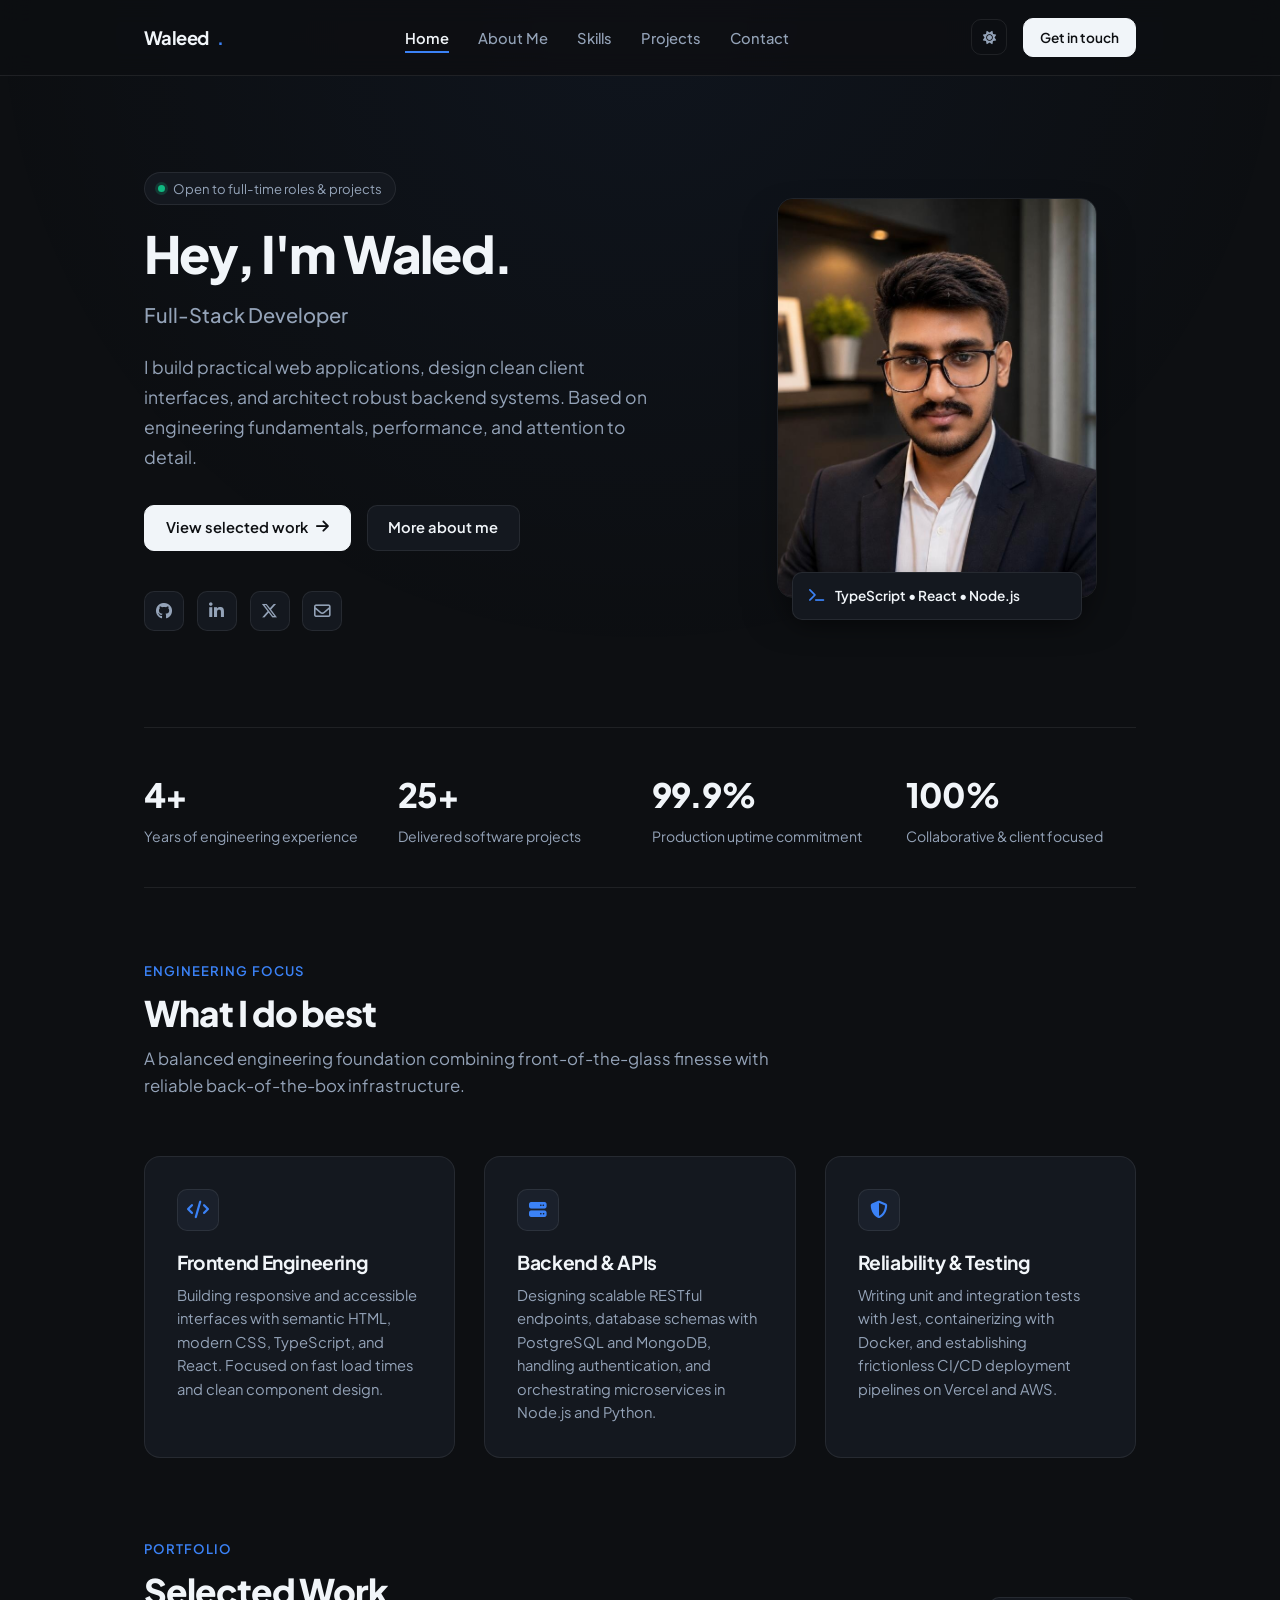
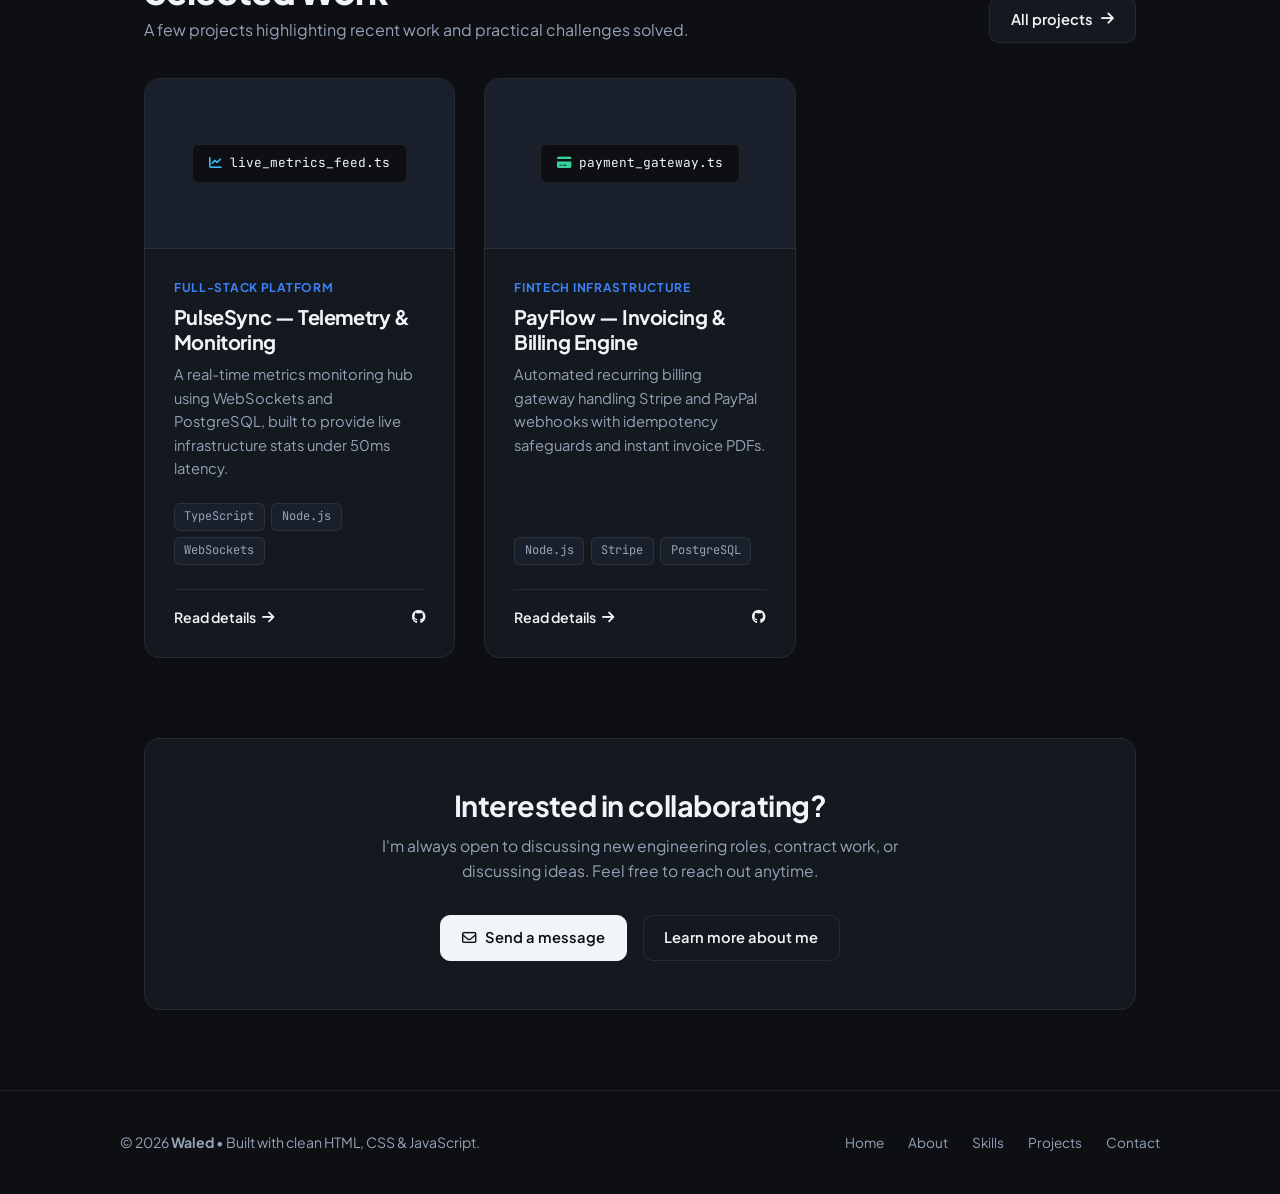
<file: index.html>
<!DOCTYPE html>
<html lang="en" data-theme="dark">
<head>
  <meta charset="UTF-8">
  <meta name="viewport" content="width=device-width, initial-scale=1.0">
  <title>Waled | Software Engineer</title>
  <meta name="description" content="Personal website of Waled, a software engineer building clean web applications, performant backends, and reliable software.">
  <link rel="preconnect" href="https://fonts.googleapis.com">
  <link rel="preconnect" href="https://fonts.gstatic.com" crossorigin>
  <link href="https://fonts.googleapis.com/css2?family=JetBrains+Mono:wght@400;500;600&family=Plus+Jakarta+Sans:wght@400;500;600;700;800&display=swap" rel="stylesheet">
  <link rel="stylesheet" href="https://cdnjs.cloudflare.com/ajax/libs/font-awesome/6.4.0/css/all.min.css">
  <link rel="stylesheet" href="assets/css/style.css">
</head>
<body>
  <!-- Navigation -->
  <header class="navbar">
    <div class="nav-container">
      <a href="index.html" class="brand-logo">
        Waleed<span class="dot">.</span>
      </a>
      
      <ul class="nav-links">
        <li><a href="index.html" class="active">Home</a></li>
        <li><a href="about.html">About Me</a></li>
        <li><a href="skills.html">Skills</a></li>
        <li><a href="projects.html">Projects</a></li>
        <li><a href="contact.html">Contact</a></li>
      </ul>

      <div class="nav-actions">
        <button id="theme-toggle" class="theme-toggle-btn" aria-label="Toggle theme">
          <i class="fa-solid fa-sun"></i>
        </button>
        <a href="contact.html" class="btn btn-primary" style="padding: 0.5rem 1rem; font-size: 0.85rem;">Get in touch</a>
        <button id="mobile-toggle" class="mobile-toggle" aria-label="Toggle menu">
          <i class="fa-solid fa-bars"></i>
        </button>
      </div>
    </div>
  </header>

  <!-- Main Content -->
  <main class="main-content">
    <!-- Hero Section -->
    <section class="hero">
      <div class="hero-content">
        <div class="status-badge">
          <span class="status-dot"></span>
          <span>Open to full-time roles & projects</span>
        </div>
        <h1>Hey, I'm Waled.</h1>
        <div class="hero-role">
          <span id="typing-text">Full-Stack Software Engineer</span>
        </div>
        <p class="hero-description">
          I build practical web applications, design clean client interfaces, and architect robust backend systems. Based on engineering fundamentals, performance, and attention to detail.
        </p>

        <div class="hero-cta-group">
          <a href="projects.html" class="btn btn-primary">
            <span>View selected work</span>
            <i class="fa-solid fa-arrow-right"></i>
          </a>
          <a href="about.html" class="btn btn-secondary">
            <span>More about me</span>
          </a>
        </div>

        <div class="social-links">
          <a href="https://github.com" target="_blank" class="social-btn" aria-label="GitHub"><i class="fa-brands fa-github"></i></a>
          <a href="https://linkedin.com" target="_blank" class="social-btn" aria-label="LinkedIn"><i class="fa-brands fa-linkedin-in"></i></a>
          <a href="https://twitter.com" target="_blank" class="social-btn" aria-label="Twitter"><i class="fa-brands fa-x-twitter"></i></a>
          <a href="mailto:waled.dev@example.com" class="social-btn" aria-label="Email"><i class="fa-regular fa-envelope"></i></a>
        </div>
      </div>

      <div class="hero-visual">
        <div class="portrait-frame">
          <img src="assets/images/profile.jpg" alt="Waled portrait" class="portrait-img">
          <div class="portrait-note">
            <i class="fa-solid fa-terminal" style="color: var(--accent);"></i>
            <span>TypeScript &bull; React &bull; Node.js</span>
          </div>
        </div>
      </div>
    </section>

    <!-- Editorial Stats Strip -->
    <section class="stats-strip">
      <div class="stat-item">
        <span class="stat-number">4+</span>
        <span class="stat-label">Years of engineering experience</span>
      </div>
      <div class="stat-item">
        <span class="stat-number">25+</span>
        <span class="stat-label">Delivered software projects</span>
      </div>
      <div class="stat-item">
        <span class="stat-number">99.9%</span>
        <span class="stat-label">Production uptime commitment</span>
      </div>
      <div class="stat-item">
        <span class="stat-number">100%</span>
        <span class="stat-label">Collaborative & client focused</span>
      </div>
    </section>

    <!-- What I Do Section -->
    <section style="margin-bottom: 5rem;">
      <div class="section-header">
        <span class="section-label">Engineering Focus</span>
        <h2 class="section-title">What I do best</h2>
        <p class="section-subtitle">A balanced engineering foundation combining front-of-the-glass finesse with reliable back-of-the-box infrastructure.</p>
      </div>

      <div class="cards-grid">
        <div class="skill-category-card">
          <div class="category-icon" style="margin-bottom: 1.2rem;">
            <i class="fa-solid fa-code"></i>
          </div>
          <h3 style="font-size: 1.2rem; margin-bottom: 0.6rem;">Frontend Engineering</h3>
          <p style="font-size: 0.92rem; color: var(--text-muted); line-height: 1.6;">
            Building responsive and accessible interfaces with semantic HTML, modern CSS, TypeScript, and React. Focused on fast load times and clean component design.
          </p>
        </div>

        <div class="skill-category-card">
          <div class="category-icon" style="margin-bottom: 1.2rem;">
            <i class="fa-solid fa-server"></i>
          </div>
          <h3 style="font-size: 1.2rem; margin-bottom: 0.6rem;">Backend & APIs</h3>
          <p style="font-size: 0.92rem; color: var(--text-muted); line-height: 1.6;">
            Designing scalable RESTful endpoints, database schemas with PostgreSQL and MongoDB, handling authentication, and orchestrating microservices in Node.js and Python.
          </p>
        </div>

        <div class="skill-category-card">
          <div class="category-icon" style="margin-bottom: 1.2rem;">
            <i class="fa-solid fa-shield-halved"></i>
          </div>
          <h3 style="font-size: 1.2rem; margin-bottom: 0.6rem;">Reliability & Testing</h3>
          <p style="font-size: 0.92rem; color: var(--text-muted); line-height: 1.6;">
            Writing unit and integration tests with Jest, containerizing with Docker, and establishing frictionless CI/CD deployment pipelines on Vercel and AWS.
          </p>
        </div>
      </div>
    </section>

    <!-- Selected Projects Teaser -->
    <section style="margin-bottom: 5rem;">
      <div style="display: flex; justify-content: space-between; align-items: flex-end; margin-bottom: 2.2rem; flex-wrap: wrap; gap: 1rem;">
        <div>
          <span class="section-label">Portfolio</span>
          <h2 class="section-title" style="margin-bottom: 0.3rem;">Selected Work</h2>
          <p style="color: var(--text-muted);">A few projects highlighting recent work and practical challenges solved.</p>
        </div>
        <a href="projects.html" class="btn btn-secondary">All projects <i class="fa-solid fa-arrow-right"></i></a>
      </div>

      <div class="cards-grid">
        <!-- Project Card 1 -->
        <article class="project-card">
          <div class="project-header-preview">
            <div class="preview-pill">
              <i class="fa-solid fa-chart-line" style="color: #38bdf8;"></i> live_metrics_feed.ts
            </div>
          </div>
          <div class="project-body">
            <span class="project-category">Full-Stack Platform</span>
            <h3 class="project-title">PulseSync — Telemetry & Monitoring</h3>
            <p class="project-desc">A real-time metrics monitoring hub using WebSockets and PostgreSQL, built to provide live infrastructure stats under 50ms latency.</p>
            <div class="project-tags">
              <span class="tech-tag">TypeScript</span>
              <span class="tech-tag">Node.js</span>
              <span class="tech-tag">WebSockets</span>
            </div>
            <div class="project-footer">
              <a href="projects.html" class="project-link">Read details <i class="fa-solid fa-arrow-right"></i></a>
              <a href="https://github.com" target="_blank" class="project-link" aria-label="GitHub"><i class="fa-brands fa-github"></i></a>
            </div>
          </div>
        </article>

        <!-- Project Card 2 -->
        <article class="project-card">
          <div class="project-header-preview">
            <div class="preview-pill">
              <i class="fa-solid fa-credit-card" style="color: #34d399;"></i> payment_gateway.ts
            </div>
          </div>
          <div class="project-body">
            <span class="project-category">Fintech Infrastructure</span>
            <h3 class="project-title">PayFlow — Invoicing & Billing Engine</h3>
            <p class="project-desc">Automated recurring billing gateway handling Stripe and PayPal webhooks with idempotency safeguards and instant invoice PDFs.</p>
            <div class="project-tags">
              <span class="tech-tag">Node.js</span>
              <span class="tech-tag">Stripe</span>
              <span class="tech-tag">PostgreSQL</span>
            </div>
            <div class="project-footer">
              <a href="projects.html" class="project-link">Read details <i class="fa-solid fa-arrow-right"></i></a>
              <a href="https://github.com" target="_blank" class="project-link" aria-label="GitHub"><i class="fa-brands fa-github"></i></a>
            </div>
          </div>
        </article>
      </div>
    </section>

    <!-- Warm Contact CTA -->
    <section style="background: var(--bg-surface); border: 1px solid var(--border-subtle); border-radius: var(--radius-md); padding: 3rem 2rem; text-align: center;">
      <h2 style="font-size: 1.8rem; margin-bottom: 0.6rem;">Interested in collaborating?</h2>
      <p style="color: var(--text-muted); max-width: 520px; margin: 0 auto 2rem; font-size: 0.98rem; line-height: 1.6;">
        I'm always open to discussing new engineering roles, contract work, or discussing ideas. Feel free to reach out anytime.
      </p>
      <div style="display: flex; justify-content: center; gap: 1rem; flex-wrap: wrap;">
        <a href="contact.html" class="btn btn-primary"><i class="fa-regular fa-envelope"></i> Send a message</a>
        <a href="about.html" class="btn btn-secondary">Learn more about me</a>
      </div>
    </section>
  </main>

  <!-- Footer -->
  <footer class="footer">
    <div class="footer-content">
      <div class="footer-text">
        &copy; 2026 <strong>Waled</strong> &bull; Built with clean HTML, CSS & JavaScript.
      </div>
      <div class="footer-nav">
        <a href="index.html">Home</a>
        <a href="about.html">About</a>
        <a href="skills.html">Skills</a>
        <a href="projects.html">Projects</a>
        <a href="contact.html">Contact</a>
      </div>
    </div>
  </footer>

  <script src="assets/js/main.js"></script>
</body>
</html>
</file>
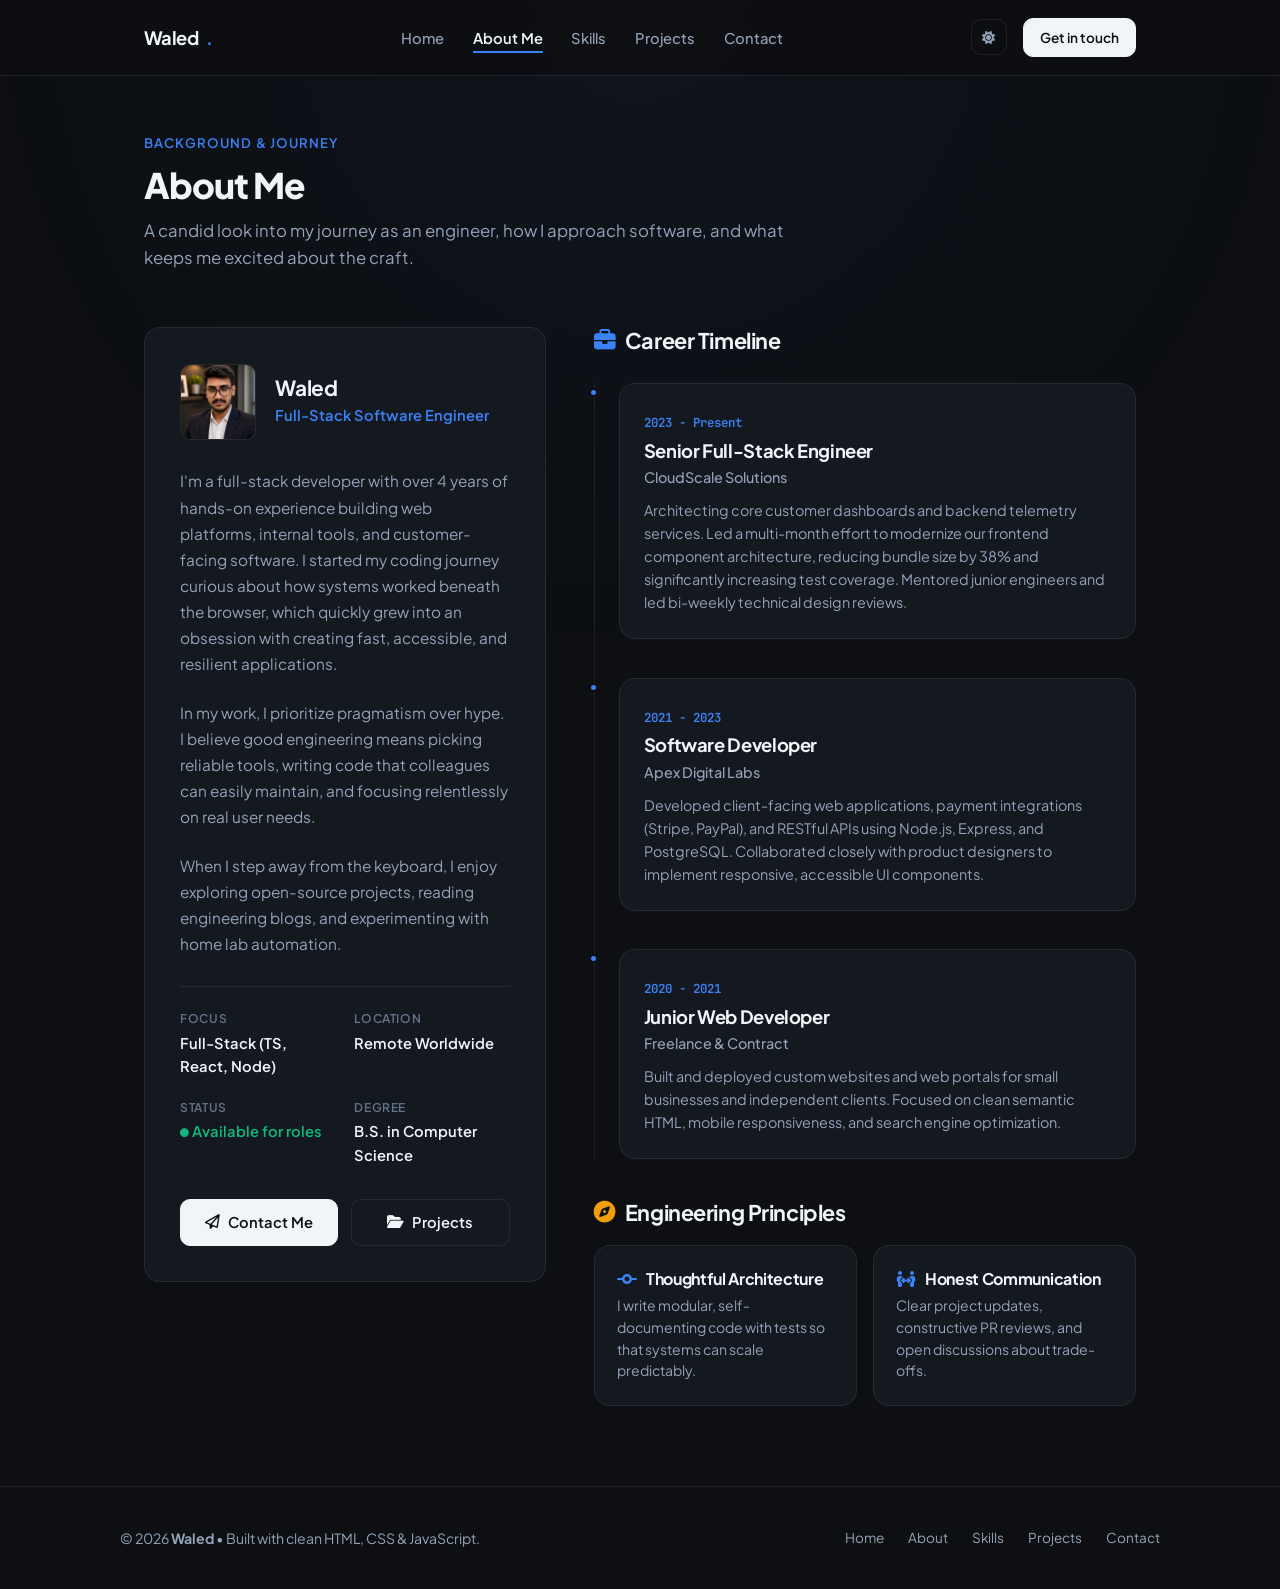
<file: about.html>
<!DOCTYPE html>
<html lang="en" data-theme="dark">
<head>
  <meta charset="UTF-8">
  <meta name="viewport" content="width=device-width, initial-scale=1.0">
  <title>About Me | Waled - Software Engineer</title>
  <meta name="description" content="Read about Waled's engineering background, career history, approach to building software, and personal interests.">
  <link rel="preconnect" href="https://fonts.googleapis.com">
  <link rel="preconnect" href="https://fonts.gstatic.com" crossorigin>
  <link href="https://fonts.googleapis.com/css2?family=JetBrains+Mono:wght@400;500;600&family=Plus+Jakarta+Sans:wght@400;500;600;700;800&display=swap" rel="stylesheet">
  <link rel="stylesheet" href="https://cdnjs.cloudflare.com/ajax/libs/font-awesome/6.4.0/css/all.min.css">
  <link rel="stylesheet" href="assets/css/style.css">
</head>
<body>
  <!-- Navigation -->
  <header class="navbar">
    <div class="nav-container">
      <a href="index.html" class="brand-logo">
        Waled<span class="dot">.</span>
      </a>
      
      <ul class="nav-links">
        <li><a href="index.html">Home</a></li>
        <li><a href="about.html" class="active">About Me</a></li>
        <li><a href="skills.html">Skills</a></li>
        <li><a href="projects.html">Projects</a></li>
        <li><a href="contact.html">Contact</a></li>
      </ul>

      <div class="nav-actions">
        <button id="theme-toggle" class="theme-toggle-btn" aria-label="Toggle theme">
          <i class="fa-solid fa-sun"></i>
        </button>
        <a href="contact.html" class="btn btn-primary" style="padding: 0.5rem 1rem; font-size: 0.85rem;">Get in touch</a>
        <button id="mobile-toggle" class="mobile-toggle" aria-label="Toggle menu">
          <i class="fa-solid fa-bars"></i>
        </button>
      </div>
    </div>
  </header>

  <!-- Main Content -->
  <main class="main-content">
    <div class="section-header">
      <span class="section-label">Background & Journey</span>
      <h1 class="section-title">About Me</h1>
      <p class="section-subtitle">A candid look into my journey as an engineer, how I approach software, and what keeps me excited about the craft.</p>
    </div>

    <!-- About Grid -->
    <div class="about-grid">
      <!-- Profile Card & Bio -->
      <div class="about-summary">
        <div style="display: flex; align-items: center; gap: 1.2rem; margin-bottom: 1.8rem;">
          <img src="assets/images/profile.jpg" alt="Waled portrait" style="width: 76px; height: 76px; border-radius: var(--radius-sm); object-fit: cover; border: 1px solid var(--border-subtle);">
          <div>
            <h2 style="font-size: 1.3rem; margin-bottom: 0.2rem;">Waled</h2>
            <p style="color: var(--accent); font-weight: 600; font-size: 0.92rem;">Full-Stack Software Engineer</p>
          </div>
        </div>

        <p class="about-text">
          I'm a full-stack developer with over 4 years of hands-on experience building web platforms, internal tools, and customer-facing software. I started my coding journey curious about how systems worked beneath the browser, which quickly grew into an obsession with creating fast, accessible, and resilient applications.
        </p>
        <p class="about-text">
          In my work, I prioritize pragmatism over hype. I believe good engineering means picking reliable tools, writing code that colleagues can easily maintain, and focusing relentlessly on real user needs.
        </p>
        <p class="about-text">
          When I step away from the keyboard, I enjoy exploring open-source projects, reading engineering blogs, and experimenting with home lab automation.
        </p>

        <ul class="info-list">
          <li class="info-item">
            <span class="info-title">Focus</span>
            <span class="info-value">Full-Stack (TS, React, Node)</span>
          </li>
          <li class="info-item">
            <span class="info-title">Location</span>
            <span class="info-value">Remote Worldwide</span>
          </li>
          <li class="info-item">
            <span class="info-title">Status</span>
            <span class="info-value" style="color: #10b981;"><i class="fa-solid fa-circle" style="font-size: 0.55rem; vertical-align: middle;"></i> Available for roles</span>
          </li>
          <li class="info-item">
            <span class="info-title">Degree</span>
            <span class="info-value">B.S. in Computer Science</span>
          </li>
        </ul>

        <div style="display: flex; gap: 0.8rem; margin-top: 2rem;">
          <a href="contact.html" class="btn btn-primary" style="flex: 1;">
            <i class="fa-regular fa-paper-plane"></i> Contact Me
          </a>
          <a href="projects.html" class="btn btn-secondary" style="flex: 1;">
            <i class="fa-solid fa-folder-open"></i> Projects
          </a>
        </div>
      </div>

      <!-- Professional Experience Timeline -->
      <div>
        <h2 style="font-size: 1.35rem; margin-bottom: 1.8rem; display: flex; align-items: center; gap: 0.6rem;">
          <i class="fa-solid fa-briefcase" style="color: var(--accent);"></i> Career Timeline
        </h2>

        <div class="timeline">
          <!-- Job 1 -->
          <div class="timeline-item">
            <div class="timeline-dot"></div>
            <div class="timeline-content">
              <span class="timeline-date">2023 - Present</span>
              <h3 class="timeline-title">Senior Full-Stack Engineer</h3>
              <p class="timeline-org">CloudScale Solutions</p>
              <p class="timeline-desc">
                Architecting core customer dashboards and backend telemetry services. Led a multi-month effort to modernize our frontend component architecture, reducing bundle size by 38% and significantly increasing test coverage. Mentored junior engineers and led bi-weekly technical design reviews.
              </p>
            </div>
          </div>

          <!-- Job 2 -->
          <div class="timeline-item">
            <div class="timeline-dot"></div>
            <div class="timeline-content">
              <span class="timeline-date">2021 - 2023</span>
              <h3 class="timeline-title">Software Developer</h3>
              <p class="timeline-org">Apex Digital Labs</p>
              <p class="timeline-desc">
                Developed client-facing web applications, payment integrations (Stripe, PayPal), and RESTful APIs using Node.js, Express, and PostgreSQL. Collaborated closely with product designers to implement responsive, accessible UI components.
              </p>
            </div>
          </div>

          <!-- Job 3 -->
          <div class="timeline-item">
            <div class="timeline-dot"></div>
            <div class="timeline-content">
              <span class="timeline-date">2020 - 2021</span>
              <h3 class="timeline-title">Junior Web Developer</h3>
              <p class="timeline-org">Freelance & Contract</p>
              <p class="timeline-desc">
                Built and deployed custom websites and web portals for small businesses and independent clients. Focused on clean semantic HTML, mobile responsiveness, and search engine optimization.
              </p>
            </div>
          </div>
        </div>

        <!-- Principles -->
        <h2 style="font-size: 1.35rem; margin: 2.5rem 0 1.2rem; display: flex; align-items: center; gap: 0.6rem;">
          <i class="fa-solid fa-compass" style="color: var(--accent-warm);"></i> Engineering Principles
        </h2>

        <div style="display: grid; grid-template-columns: 1fr 1fr; gap: 1rem;">
          <div class="skill-category-card" style="padding: 1.4rem;">
            <h4 style="font-size: 1rem; margin-bottom: 0.4rem; color: var(--text-main);"><i class="fa-solid fa-code-commit" style="color: var(--accent); margin-right: 0.4rem;"></i> Thoughtful Architecture</h4>
            <p style="font-size: 0.88rem; color: var(--text-muted); line-height: 1.55;">
              I write modular, self-documenting code with tests so that systems can scale predictably.
            </p>
          </div>
          <div class="skill-category-card" style="padding: 1.4rem;">
            <h4 style="font-size: 1rem; margin-bottom: 0.4rem; color: var(--text-main);"><i class="fa-solid fa-people-arrows" style="color: var(--accent); margin-right: 0.4rem;"></i> Honest Communication</h4>
            <p style="font-size: 0.88rem; color: var(--text-muted); line-height: 1.55;">
              Clear project updates, constructive PR reviews, and open discussions about trade-offs.
            </p>
          </div>
        </div>

      </div>
    </div>
  </main>

  <!-- Footer -->
  <footer class="footer">
    <div class="footer-content">
      <div class="footer-text">
        &copy; 2026 <strong>Waled</strong> &bull; Built with clean HTML, CSS & JavaScript.
      </div>
      <div class="footer-nav">
        <a href="index.html">Home</a>
        <a href="about.html">About</a>
        <a href="skills.html">Skills</a>
        <a href="projects.html">Projects</a>
        <a href="contact.html">Contact</a>
      </div>
    </div>
  </footer>

  <script src="assets/js/main.js"></script>
</body>
</html>
</file>
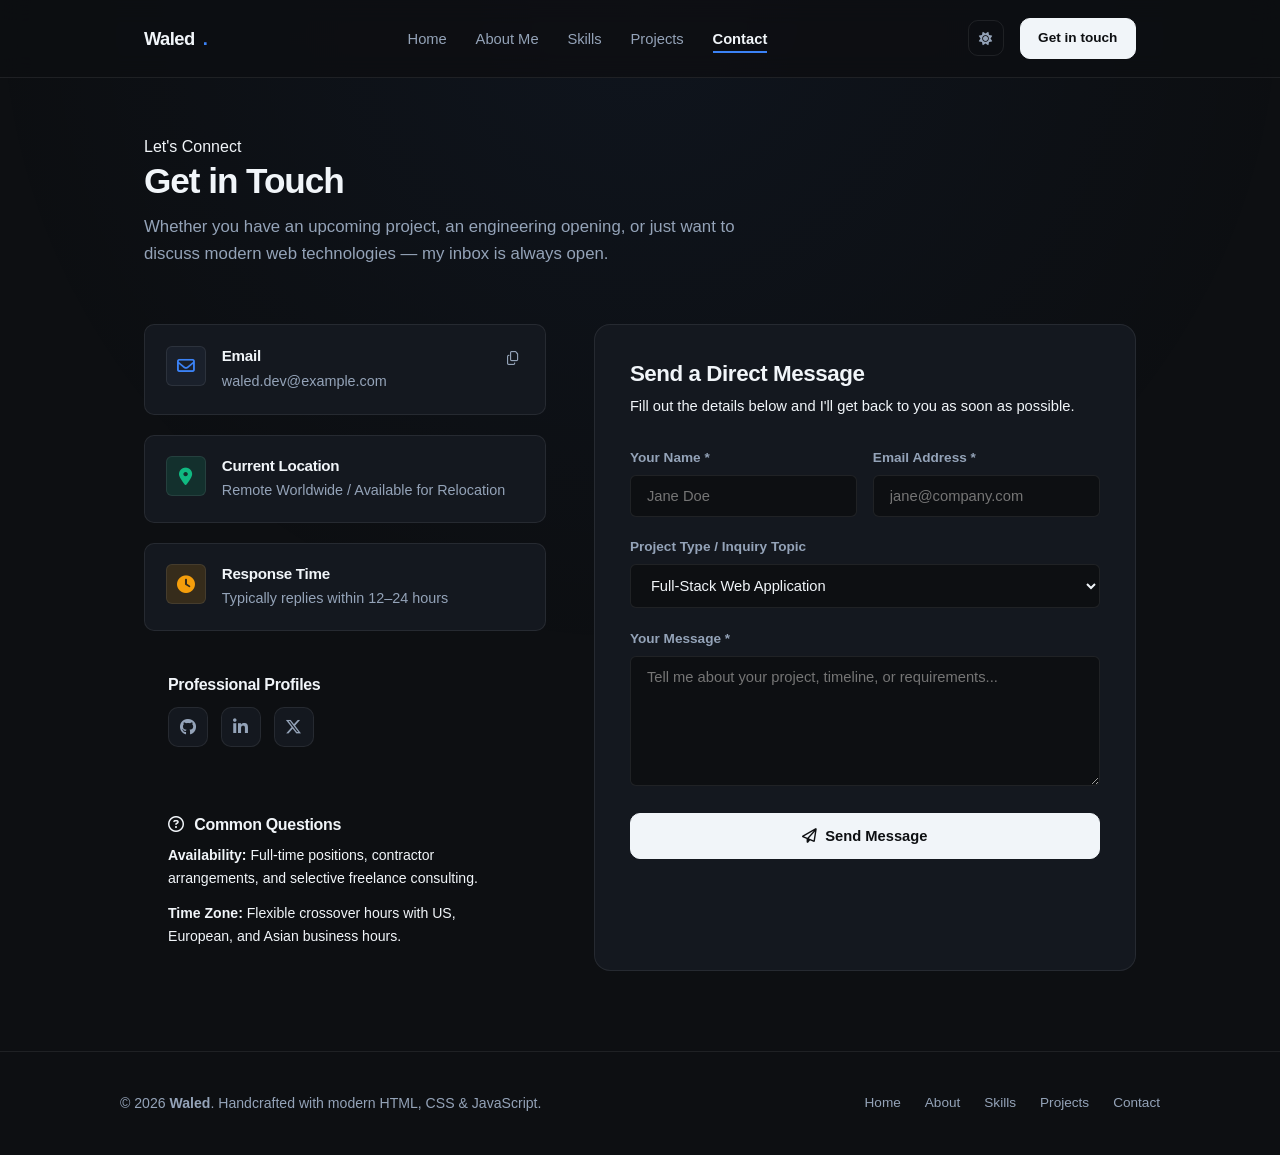
<file: contact.html>
<!DOCTYPE html>
<html lang="en" data-theme="dark">
<head>
  <meta charset="UTF-8">
  <meta name="viewport" content="width=device-width, initial-scale=1.0">
  <title>Contact & Inquiries | Waled - Software Engineer</title>
  <meta name="description" content="Get in touch with Waled for software engineering roles, technical consulting, and freelance development projects.">
  <link rel="preconnect" href="https://fonts.googleapis.com">
  <link rel="preconnect" href="https://fonts.gstatic.com" crossorigin>
  <link href="https://fonts.googleapis.com/css2?family=JetBrains+Mono:wght@400;500;600&family=Outfit:wght@300;400;500;600;700&display=swap" rel="stylesheet">
  <link rel="stylesheet" href="https://cdnjs.cloudflare.com/ajax/libs/font-awesome/6.4.0/css/all.min.css">
  <link rel="stylesheet" href="assets/css/style.css">
</head>
<body>
  <!-- Navigation -->
  <header class="navbar">
    <div class="nav-container">
      <a href="index.html" class="brand-logo">
        <span class="code-tag">Waled</span><span class="dot">.</span>
      </a>
      
      <ul class="nav-links">
        <li><a href="index.html">Home</a></li>
        <li><a href="about.html">About Me</a></li>
        <li><a href="skills.html">Skills</a></li>
        <li><a href="projects.html">Projects</a></li>
        <li><a href="contact.html" class="active">Contact</a></li>
      </ul>

      <div class="nav-actions">
        <button id="theme-toggle" class="theme-toggle-btn" aria-label="Toggle theme">
          <i class="fa-solid fa-sun"></i>
        </button>
        <a href="contact.html" class="btn btn-primary" style="padding: 0.55rem 1.1rem; font-size: 0.85rem;">Get in touch</a>
        <button id="mobile-toggle" class="mobile-toggle" aria-label="Toggle menu">
          <i class="fa-solid fa-bars"></i>
        </button>
      </div>
    </div>
  </header>

  <!-- Main Content -->
  <main class="main-content">
    <div class="section-header">
      <span class="badge">Let's Connect</span>
      <h1 class="section-title">Get in Touch</h1>
      <p class="section-subtitle">Whether you have an upcoming project, an engineering opening, or just want to discuss modern web technologies — my inbox is always open.</p>
    </div>

    <div class="contact-grid">
      <!-- Contact Details -->
      <div class="contact-info-panel">
        
        <div class="contact-card">
          <div class="contact-icon">
            <i class="fa-regular fa-envelope"></i>
          </div>
          <div class="contact-detail">
            <h4>Email</h4>
            <a href="mailto:waled.dev@example.com">waled.dev@example.com</a>
          </div>
          <button class="copy-btn" data-copy="waled.dev@example.com" title="Copy email address" aria-label="Copy Email">
            <i class="fa-regular fa-copy"></i>
          </button>
        </div>

        <div class="contact-card">
          <div class="contact-icon" style="color: #10b981; background: rgba(16, 185, 129, 0.15);">
            <i class="fa-solid fa-location-dot"></i>
          </div>
          <div class="contact-detail">
            <h4>Current Location</h4>
            <p>Remote Worldwide / Available for Relocation</p>
          </div>
        </div>

        <div class="contact-card">
          <div class="contact-icon" style="color: #f59e0b; background: rgba(245, 158, 11, 0.15);">
            <i class="fa-solid fa-clock"></i>
          </div>
          <div class="contact-detail">
            <h4>Response Time</h4>
            <p>Typically replies within 12–24 hours</p>
          </div>
        </div>

        <!-- Social Channels -->
        <div style="background: var(--bg-card); border: 1px solid var(--border-color); border-radius: var(--radius-md); padding: 1.5rem;">
          <h4 style="margin-bottom: 0.8rem; font-size: 1rem;">Professional Profiles</h4>
          <div style="display: flex; gap: 0.8rem;">
            <a href="https://github.com" target="_blank" class="social-btn" aria-label="GitHub"><i class="fa-brands fa-github"></i></a>
            <a href="https://linkedin.com" target="_blank" class="social-btn" aria-label="LinkedIn"><i class="fa-brands fa-linkedin-in"></i></a>
            <a href="https://twitter.com" target="_blank" class="social-btn" aria-label="Twitter"><i class="fa-brands fa-x-twitter"></i></a>
          </div>
        </div>

        <!-- Quick FAQ -->
        <div style="background: var(--bg-card); border: 1px solid var(--border-color); border-radius: var(--radius-md); padding: 1.5rem;">
          <h4 style="margin-bottom: 0.6rem; font-size: 1rem;"><i class="fa-regular fa-circle-question" style="color: var(--accent-cyan); margin-right: 0.4rem;"></i> Common Questions</h4>
          <p style="font-size: 0.88rem; color: var(--text-secondary); line-height: 1.6; margin-bottom: 0.8rem;">
            <strong>Availability:</strong> Full-time positions, contractor arrangements, and selective freelance consulting.
          </p>
          <p style="font-size: 0.88rem; color: var(--text-secondary); line-height: 1.6;">
            <strong>Time Zone:</strong> Flexible crossover hours with US, European, and Asian business hours.
          </p>
        </div>

      </div>

      <!-- Contact Form -->
      <div class="contact-form-panel">
        <h3 style="font-size: 1.4rem; margin-bottom: 0.4rem;">Send a Direct Message</h3>
        <p style="color: var(--text-secondary); font-size: 0.92rem; margin-bottom: 1.8rem;">Fill out the details below and I'll get back to you as soon as possible.</p>

        <form id="contact-form">
          <div class="form-row">
            <div class="form-group">
              <label for="name">Your Name *</label>
              <input type="text" id="name" class="form-control" placeholder="Jane Doe" required>
            </div>
            <div class="form-group">
              <label for="email">Email Address *</label>
              <input type="email" id="email" class="form-control" placeholder="jane@company.com" required>
            </div>
          </div>

          <div class="form-group">
            <label for="subject">Project Type / Inquiry Topic</label>
            <select id="subject" class="form-control">
              <option value="Full-Stack Web App">Full-Stack Web Application</option>
              <option value="Frontend Development">Frontend Development & Architecture</option>
              <option value="Backend API / Systems">Backend API & Database Architecture</option>
              <option value="Contract / Full-time Role">Job Opportunity (Full-time / Contract)</option>
              <option value="General Question">General Inquiry / Coffee Chat</option>
            </select>
          </div>

          <div class="form-group">
            <label for="message">Your Message *</label>
            <textarea id="message" class="form-control" placeholder="Tell me about your project, timeline, or requirements..." required></textarea>
          </div>

          <button type="submit" class="btn btn-primary" style="width: 100%; padding: 0.9rem;">
            <i class="fa-regular fa-paper-plane"></i> Send Message
          </button>
        </form>
      </div>
    </div>
  </main>

  <!-- Footer -->
  <footer class="footer">
    <div class="footer-content">
      <div class="footer-text">
        &copy; 2026 <strong>Waled</strong>. Handcrafted with modern HTML, CSS & JavaScript.
      </div>
      <div class="footer-nav">
        <a href="index.html">Home</a>
        <a href="about.html">About</a>
        <a href="skills.html">Skills</a>
        <a href="projects.html">Projects</a>
        <a href="contact.html">Contact</a>
      </div>
    </div>
  </footer>

  <script src="assets/js/main.js"></script>
</body>
</html>
</file>
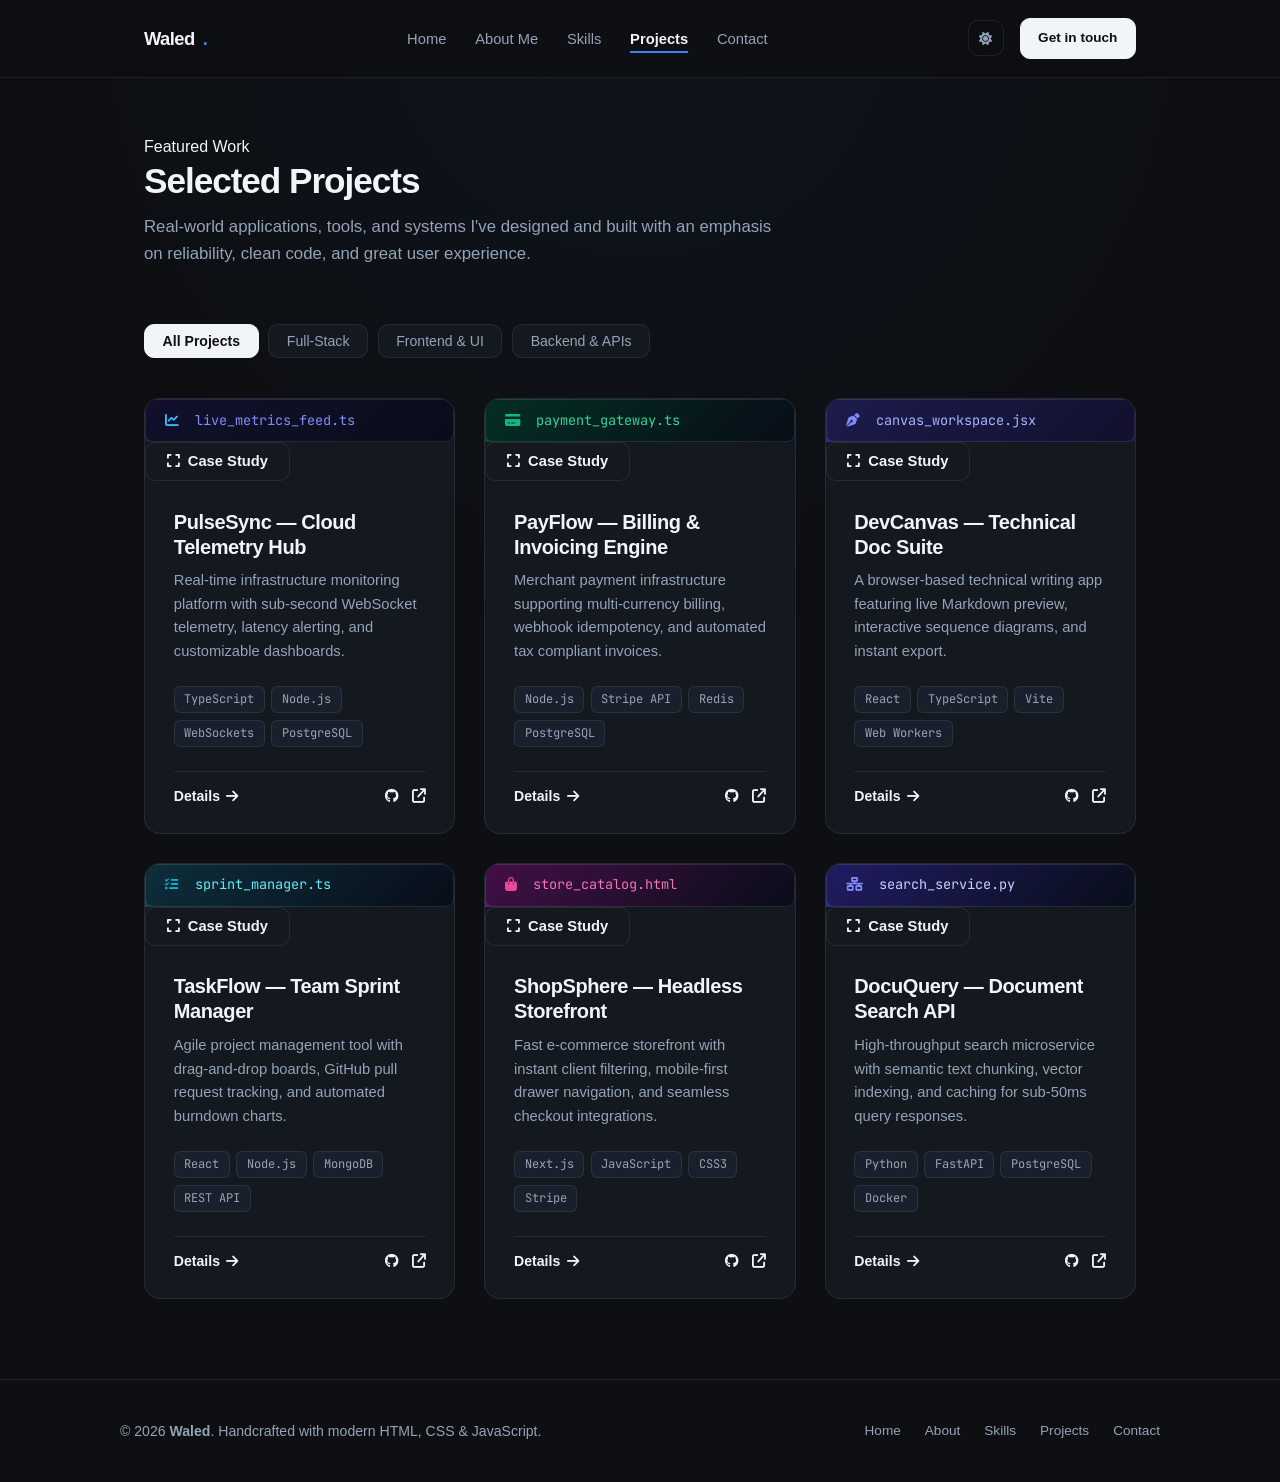
<file: projects.html>
<!DOCTYPE html>
<html lang="en" data-theme="dark">
<head>
  <meta charset="UTF-8">
  <meta name="viewport" content="width=device-width, initial-scale=1.0">
  <title>Projects & Work | Waled - Software Engineer</title>
  <meta name="description" content="Selected engineering projects and client work by Waled, featuring full-stack applications, distributed systems, and modern web interfaces.">
  <link rel="preconnect" href="https://fonts.googleapis.com">
  <link rel="preconnect" href="https://fonts.gstatic.com" crossorigin>
  <link href="https://fonts.googleapis.com/css2?family=JetBrains+Mono:wght@400;500;600&family=Outfit:wght@300;400;500;600;700&display=swap" rel="stylesheet">
  <link rel="stylesheet" href="https://cdnjs.cloudflare.com/ajax/libs/font-awesome/6.4.0/css/all.min.css">
  <link rel="stylesheet" href="assets/css/style.css">
</head>
<body>
  <!-- Navigation -->
  <header class="navbar">
    <div class="nav-container">
      <a href="index.html" class="brand-logo">
        <span class="code-tag">Waled</span><span class="dot">.</span>
      </a>
      
      <ul class="nav-links">
        <li><a href="index.html">Home</a></li>
        <li><a href="about.html">About Me</a></li>
        <li><a href="skills.html">Skills</a></li>
        <li><a href="projects.html" class="active">Projects</a></li>
        <li><a href="contact.html">Contact</a></li>
      </ul>

      <div class="nav-actions">
        <button id="theme-toggle" class="theme-toggle-btn" aria-label="Toggle theme">
          <i class="fa-solid fa-sun"></i>
        </button>
        <a href="contact.html" class="btn btn-primary" style="padding: 0.55rem 1.1rem; font-size: 0.85rem;">Get in touch</a>
        <button id="mobile-toggle" class="mobile-toggle" aria-label="Toggle menu">
          <i class="fa-solid fa-bars"></i>
        </button>
      </div>
    </div>
  </header>

  <!-- Main Content -->
  <main class="main-content">
    <div class="section-header">
      <span class="badge">Featured Work</span>
      <h1 class="section-title">Selected Projects</h1>
      <p class="section-subtitle">Real-world applications, tools, and systems I've designed and built with an emphasis on reliability, clean code, and great user experience.</p>
    </div>

    <!-- Filter Buttons -->
    <div class="skills-filter">
      <button class="filter-btn active" data-filter="all">All Projects</button>
      <button class="filter-btn" data-filter="fullstack">Full-Stack</button>
      <button class="filter-btn" data-filter="frontend">Frontend & UI</button>
      <button class="filter-btn" data-filter="backend">Backend & APIs</button>
    </div>

    <!-- Projects Grid -->
    <div class="cards-grid">

      <!-- Project 1 -->
      <article class="project-card" data-category="fullstack">
        <div class="project-thumbnail">
          <div class="project-thumb-bg" style="background: linear-gradient(135deg, #1e1b4b, #0f172a);">
            <div style="font-family: var(--font-mono); font-size: 0.85rem; color: #818cf8; background: rgba(0,0,0,0.4); padding: 0.6rem 1.2rem; border-radius: 8px; border: 1px solid rgba(255,255,255,0.1);">
              <i class="fa-solid fa-chart-line" style="margin-right: 0.5rem; color: #38bdf8;"></i> live_metrics_feed.ts
            </div>
          </div>
          <div class="project-overlay">
            <button class="btn btn-secondary" onclick="openProjectModal('PulseSync - Cloud Telemetry & Metrics Platform', 'PulseSync is a real-time system monitoring platform handling streaming metrics from distributed servers. Features live WebSockets data feeds, custom metric alert thresholds, and configurable dashboard widgets. Decreased incident diagnosis time by 35% for the client.', ['TypeScript', 'Node.js', 'PostgreSQL', 'WebSockets', 'Chart.js', 'Docker'], 'https://github.com', 'https://example.com')">
              <i class="fa-solid fa-expand"></i> Case Study
            </button>
          </div>
        </div>
        <div class="project-body">
          <h2 class="project-title">PulseSync — Cloud Telemetry Hub</h2>
          <p class="project-desc">Real-time infrastructure monitoring platform with sub-second WebSocket telemetry, latency alerting, and customizable dashboards.</p>
          <div class="project-tags">
            <span class="tech-tag">TypeScript</span>
            <span class="tech-tag">Node.js</span>
            <span class="tech-tag">WebSockets</span>
            <span class="tech-tag">PostgreSQL</span>
          </div>
          <div class="project-footer">
            <button class="project-link" style="background:none; border:none; cursor:pointer;" onclick="openProjectModal('PulseSync - Cloud Telemetry & Metrics Platform', 'PulseSync is a real-time system monitoring platform handling streaming metrics from distributed servers. Features live WebSockets data feeds, custom metric alert thresholds, and configurable dashboard widgets.', ['TypeScript', 'Node.js', 'PostgreSQL', 'WebSockets', 'Chart.js'], 'https://github.com', 'https://example.com')">
              Details <i class="fa-solid fa-arrow-right"></i>
            </button>
            <div style="display: flex; gap: 0.8rem;">
              <a href="https://github.com" target="_blank" class="project-link" aria-label="GitHub Code"><i class="fa-brands fa-github"></i></a>
              <a href="https://example.com" target="_blank" class="project-link" aria-label="Live Demo"><i class="fa-solid fa-arrow-up-right-from-square"></i></a>
            </div>
          </div>
        </div>
      </article>

      <!-- Project 2 -->
      <article class="project-card" data-category="fullstack backend">
        <div class="project-thumbnail">
          <div class="project-thumb-bg" style="background: linear-gradient(135deg, #064e3b, #0f172a);">
            <div style="font-family: var(--font-mono); font-size: 0.85rem; color: #34d399; background: rgba(0,0,0,0.4); padding: 0.6rem 1.2rem; border-radius: 8px; border: 1px solid rgba(255,255,255,0.1);">
              <i class="fa-solid fa-credit-card" style="margin-right: 0.5rem; color: #10b981;"></i> payment_gateway.ts
            </div>
          </div>
          <div class="project-overlay">
            <button class="btn btn-secondary" onclick="openProjectModal('PayFlow - Merchant Billing & Invoicing Engine', 'Engineered an automated invoicing and recurring billing gateway supporting Stripe and PayPal webhooks. Implemented robust idempotency handling, automated PDF invoice dispatch, and tax calculation compliance.', ['Node.js', 'Express', 'Stripe API', 'PostgreSQL', 'Redis', 'Jest'], 'https://github.com', 'https://example.com')">
              <i class="fa-solid fa-expand"></i> Case Study
            </button>
          </div>
        </div>
        <div class="project-body">
          <h2 class="project-title">PayFlow — Billing & Invoicing Engine</h2>
          <p class="project-desc">Merchant payment infrastructure supporting multi-currency billing, webhook idempotency, and automated tax compliant invoices.</p>
          <div class="project-tags">
            <span class="tech-tag">Node.js</span>
            <span class="tech-tag">Stripe API</span>
            <span class="tech-tag">Redis</span>
            <span class="tech-tag">PostgreSQL</span>
          </div>
          <div class="project-footer">
            <button class="project-link" style="background:none; border:none; cursor:pointer;" onclick="openProjectModal('PayFlow - Merchant Billing & Invoicing Engine', 'Engineered an automated invoicing and recurring billing gateway supporting Stripe and PayPal webhooks. Implemented robust idempotency handling, automated PDF invoice dispatch, and tax calculation compliance.', ['Node.js', 'Express', 'Stripe API', 'PostgreSQL', 'Redis'], 'https://github.com', 'https://example.com')">
              Details <i class="fa-solid fa-arrow-right"></i>
            </button>
            <div style="display: flex; gap: 0.8rem;">
              <a href="https://github.com" target="_blank" class="project-link" aria-label="GitHub Code"><i class="fa-brands fa-github"></i></a>
              <a href="https://example.com" target="_blank" class="project-link" aria-label="Live Demo"><i class="fa-solid fa-arrow-up-right-from-square"></i></a>
            </div>
          </div>
        </div>
      </article>

      <!-- Project 3 -->
      <article class="project-card" data-category="frontend">
        <div class="project-thumbnail">
          <div class="project-thumb-bg" style="background: linear-gradient(135deg, #312e81, #1e1b4b);">
            <div style="font-family: var(--font-mono); font-size: 0.85rem; color: #a5b4fc; background: rgba(0,0,0,0.4); padding: 0.6rem 1.2rem; border-radius: 8px; border: 1px solid rgba(255,255,255,0.1);">
              <i class="fa-solid fa-pen-nib" style="margin-right: 0.5rem; color: #818cf8;"></i> canvas_workspace.jsx
            </div>
          </div>
          <div class="project-overlay">
            <button class="btn btn-secondary" onclick="openProjectModal('DevCanvas - Collaborative Markdown & Diagram Suite', 'An in-browser technical documentation editor with live split-screen preview, KaTeX math rendering, and sequence diagram generators. Built with high-performance virtualized rendering for 50k+ word documents.', ['React', 'TypeScript', 'TailwindCSS', 'Web Workers', 'Vite'], 'https://github.com', 'https://example.com')">
              <i class="fa-solid fa-expand"></i> Case Study
            </button>
          </div>
        </div>
        <div class="project-body">
          <h2 class="project-title">DevCanvas — Technical Doc Suite</h2>
          <p class="project-desc">A browser-based technical writing app featuring live Markdown preview, interactive sequence diagrams, and instant export.</p>
          <div class="project-tags">
            <span class="tech-tag">React</span>
            <span class="tech-tag">TypeScript</span>
            <span class="tech-tag">Vite</span>
            <span class="tech-tag">Web Workers</span>
          </div>
          <div class="project-footer">
            <button class="project-link" style="background:none; border:none; cursor:pointer;" onclick="openProjectModal('DevCanvas - Collaborative Markdown & Diagram Suite', 'An in-browser technical documentation editor with live split-screen preview, KaTeX math rendering, and sequence diagram generators.', ['React', 'TypeScript', 'TailwindCSS', 'Web Workers'], 'https://github.com', 'https://example.com')">
              Details <i class="fa-solid fa-arrow-right"></i>
            </button>
            <div style="display: flex; gap: 0.8rem;">
              <a href="https://github.com" target="_blank" class="project-link" aria-label="GitHub Code"><i class="fa-brands fa-github"></i></a>
              <a href="https://example.com" target="_blank" class="project-link" aria-label="Live Demo"><i class="fa-solid fa-arrow-up-right-from-square"></i></a>
            </div>
          </div>
        </div>
      </article>

      <!-- Project 4 -->
      <article class="project-card" data-category="fullstack">
        <div class="project-thumbnail">
          <div class="project-thumb-bg" style="background: linear-gradient(135deg, #164e63, #0f172a);">
            <div style="font-family: var(--font-mono); font-size: 0.85rem; color: #67e8f9; background: rgba(0,0,0,0.4); padding: 0.6rem 1.2rem; border-radius: 8px; border: 1px solid rgba(255,255,255,0.1);">
              <i class="fa-solid fa-list-check" style="margin-right: 0.5rem; color: #06b6d4;"></i> sprint_manager.ts
            </div>
          </div>
          <div class="project-overlay">
            <button class="btn btn-secondary" onclick="openProjectModal('TaskFlow - Agile Team Productivity Hub', 'Comprehensive team task manager featuring drag-and-drop Kanban boards, sprint estimation, automated GitHub PR linkage, and team velocity burndown charts.', ['React', 'Node.js', 'Express', 'MongoDB', 'Docker'], 'https://github.com', 'https://example.com')">
              <i class="fa-solid fa-expand"></i> Case Study
            </button>
          </div>
        </div>
        <div class="project-body">
          <h2 class="project-title">TaskFlow — Team Sprint Manager</h2>
          <p class="project-desc">Agile project management tool with drag-and-drop boards, GitHub pull request tracking, and automated burndown charts.</p>
          <div class="project-tags">
            <span class="tech-tag">React</span>
            <span class="tech-tag">Node.js</span>
            <span class="tech-tag">MongoDB</span>
            <span class="tech-tag">REST API</span>
          </div>
          <div class="project-footer">
            <button class="project-link" style="background:none; border:none; cursor:pointer;" onclick="openProjectModal('TaskFlow - Agile Team Productivity Hub', 'Comprehensive team task manager featuring drag-and-drop Kanban boards, sprint estimation, automated GitHub PR linkage, and team velocity burndown charts.', ['React', 'Node.js', 'Express', 'MongoDB'], 'https://github.com', 'https://example.com')">
              Details <i class="fa-solid fa-arrow-right"></i>
            </button>
            <div style="display: flex; gap: 0.8rem;">
              <a href="https://github.com" target="_blank" class="project-link" aria-label="GitHub Code"><i class="fa-brands fa-github"></i></a>
              <a href="https://example.com" target="_blank" class="project-link" aria-label="Live Demo"><i class="fa-solid fa-arrow-up-right-from-square"></i></a>
            </div>
          </div>
        </div>
      </article>

      <!-- Project 5 -->
      <article class="project-card" data-category="frontend">
        <div class="project-thumbnail">
          <div class="project-thumb-bg" style="background: linear-gradient(135deg, #701a75, #0f172a);">
            <div style="font-family: var(--font-mono); font-size: 0.85rem; color: #f472b6; background: rgba(0,0,0,0.4); padding: 0.6rem 1.2rem; border-radius: 8px; border: 1px solid rgba(255,255,255,0.1);">
              <i class="fa-solid fa-bag-shopping" style="margin-right: 0.5rem; color: #ec4899;"></i> store_catalog.html
            </div>
          </div>
          <div class="project-overlay">
            <button class="btn btn-secondary" onclick="openProjectModal('ShopSphere - Modern E-Commerce Storefront', 'High-converting headless storefront built with Next.js, featuring instantaneous client-side navigation, Algolia-powered instant search, and optimized core web vitals (99+ score on mobile).', ['Next.js', 'React', 'CSS Modules', 'Stripe', 'Algolia'], 'https://github.com', 'https://example.com')">
              <i class="fa-solid fa-expand"></i> Case Study
            </button>
          </div>
        </div>
        <div class="project-body">
          <h2 class="project-title">ShopSphere — Headless Storefront</h2>
          <p class="project-desc">Fast e-commerce storefront with instant client filtering, mobile-first drawer navigation, and seamless checkout integrations.</p>
          <div class="project-tags">
            <span class="tech-tag">Next.js</span>
            <span class="tech-tag">JavaScript</span>
            <span class="tech-tag">CSS3</span>
            <span class="tech-tag">Stripe</span>
          </div>
          <div class="project-footer">
            <button class="project-link" style="background:none; border:none; cursor:pointer;" onclick="openProjectModal('ShopSphere - Modern E-Commerce Storefront', 'High-converting headless storefront built with Next.js, featuring instantaneous client-side navigation and optimized core web vitals.', ['Next.js', 'React', 'CSS Modules', 'Stripe'], 'https://github.com', 'https://example.com')">
              Details <i class="fa-solid fa-arrow-right"></i>
            </button>
            <div style="display: flex; gap: 0.8rem;">
              <a href="https://github.com" target="_blank" class="project-link" aria-label="GitHub Code"><i class="fa-brands fa-github"></i></a>
              <a href="https://example.com" target="_blank" class="project-link" aria-label="Live Demo"><i class="fa-solid fa-arrow-up-right-from-square"></i></a>
            </div>
          </div>
        </div>
      </article>

      <!-- Project 6 -->
      <article class="project-card" data-category="backend">
        <div class="project-thumbnail">
          <div class="project-thumb-bg" style="background: linear-gradient(135deg, #3730a3, #0f172a);">
            <div style="font-family: var(--font-mono); font-size: 0.85rem; color: #c7d2fe; background: rgba(0,0,0,0.4); padding: 0.6rem 1.2rem; border-radius: 8px; border: 1px solid rgba(255,255,255,0.1);">
              <i class="fa-solid fa-network-wired" style="margin-right: 0.5rem; color: #818cf8;"></i> search_service.py
            </div>
          </div>
          <div class="project-overlay">
            <button class="btn btn-secondary" onclick="openProjectModal('DocuQuery - Semantic Document Search API', 'Fast document indexing microservice using Python and PostgreSQL pgvector. Handles parallel ingestion of PDF/DOCX files, text chunking, and semantic similarity search with average response times under 45ms.', ['Python', 'FastAPI', 'PostgreSQL', 'Docker', 'Redis'], 'https://github.com', 'https://example.com')">
              <i class="fa-solid fa-expand"></i> Case Study
            </button>
          </div>
        </div>
        <div class="project-body">
          <h2 class="project-title">DocuQuery — Document Search API</h2>
          <p class="project-desc">High-throughput search microservice with semantic text chunking, vector indexing, and caching for sub-50ms query responses.</p>
          <div class="project-tags">
            <span class="tech-tag">Python</span>
            <span class="tech-tag">FastAPI</span>
            <span class="tech-tag">PostgreSQL</span>
            <span class="tech-tag">Docker</span>
          </div>
          <div class="project-footer">
            <button class="project-link" style="background:none; border:none; cursor:pointer;" onclick="openProjectModal('DocuQuery - Semantic Document Search API', 'Fast document indexing microservice using Python and PostgreSQL pgvector. Handles parallel ingestion of PDF/DOCX files and semantic similarity search.', ['Python', 'FastAPI', 'PostgreSQL', 'Docker'], 'https://github.com', 'https://example.com')">
              Details <i class="fa-solid fa-arrow-right"></i>
            </button>
            <div style="display: flex; gap: 0.8rem;">
              <a href="https://github.com" target="_blank" class="project-link" aria-label="GitHub Code"><i class="fa-brands fa-github"></i></a>
              <a href="https://example.com" target="_blank" class="project-link" aria-label="Live Demo"><i class="fa-solid fa-arrow-up-right-from-square"></i></a>
            </div>
          </div>
        </div>
      </article>

    </div>
  </main>

  <!-- Footer -->
  <footer class="footer">
    <div class="footer-content">
      <div class="footer-text">
        &copy; 2026 <strong>Waled</strong>. Handcrafted with modern HTML, CSS & JavaScript.
      </div>
      <div class="footer-nav">
        <a href="index.html">Home</a>
        <a href="about.html">About</a>
        <a href="skills.html">Skills</a>
        <a href="projects.html">Projects</a>
        <a href="contact.html">Contact</a>
      </div>
    </div>
  </footer>

  <script src="assets/js/main.js"></script>
</body>
</html>
</file>
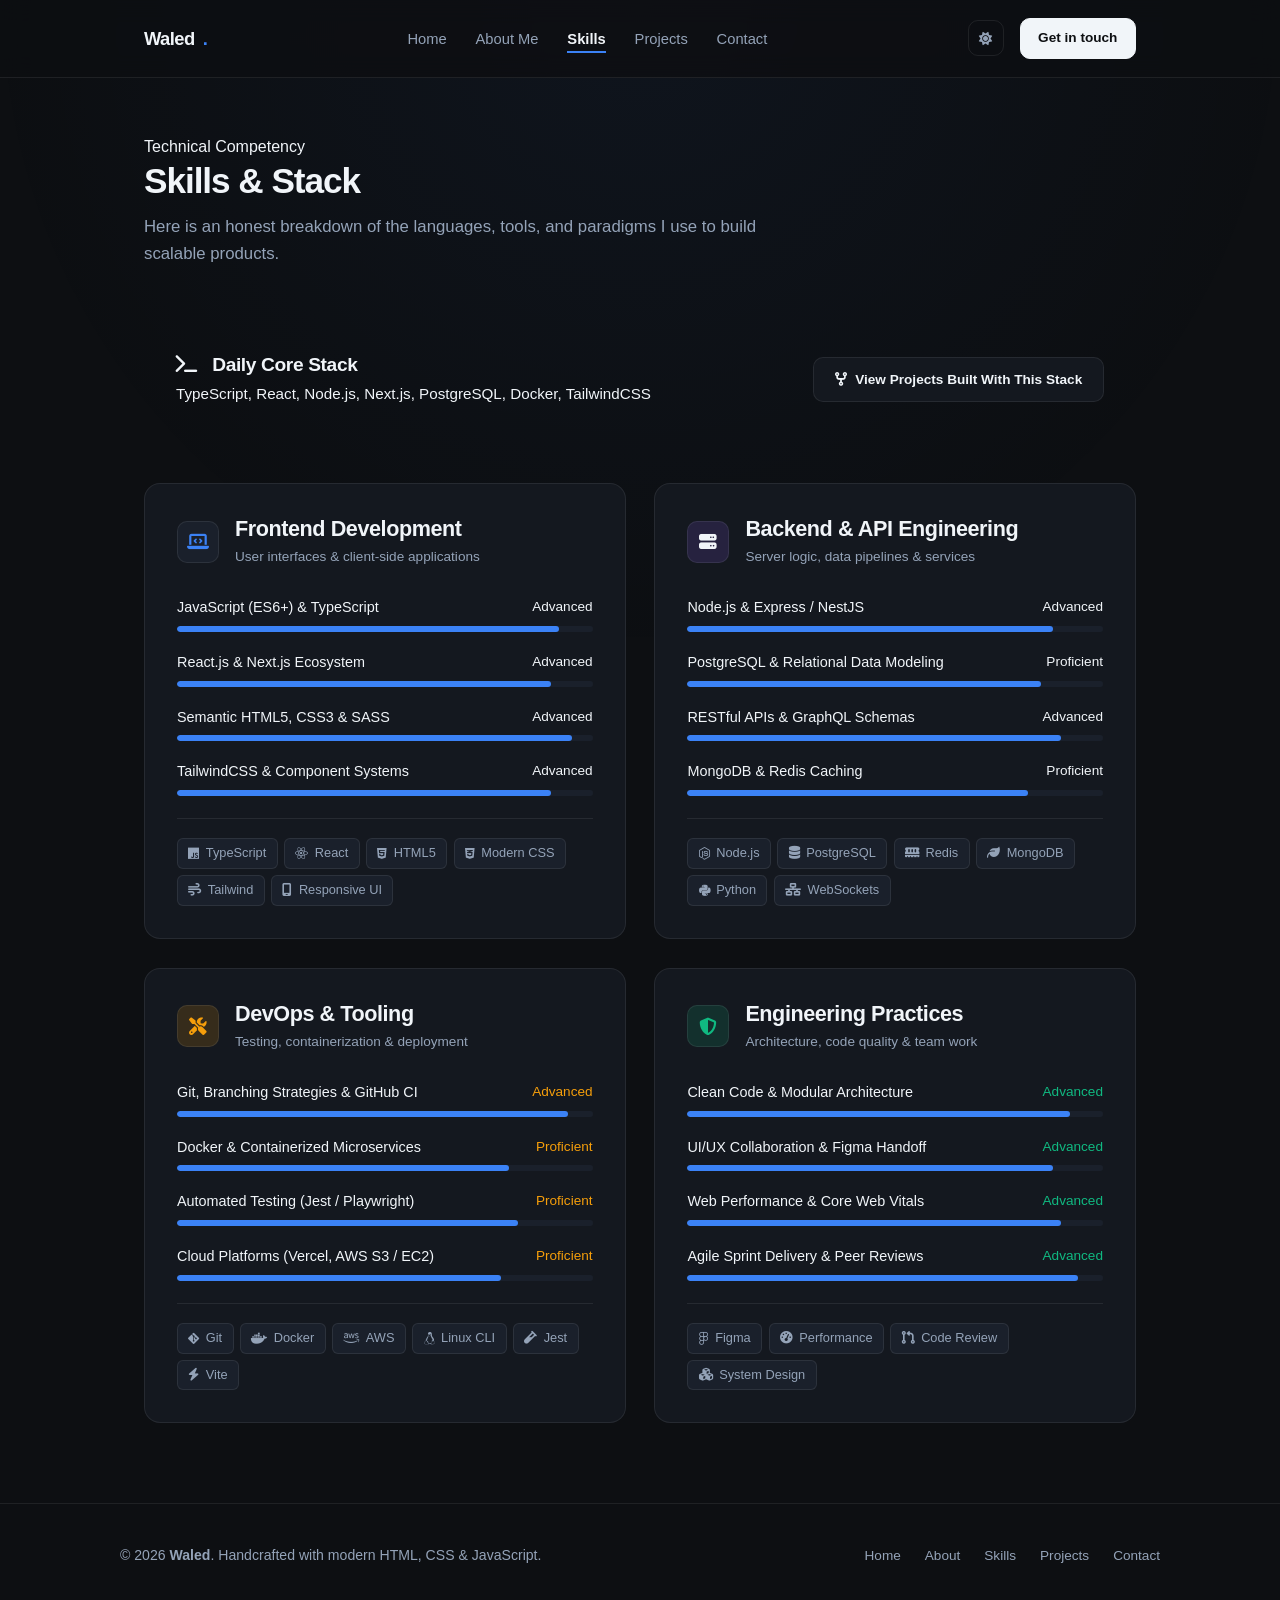
<file: skills.html>
<!DOCTYPE html>
<html lang="en" data-theme="dark">
<head>
  <meta charset="UTF-8">
  <meta name="viewport" content="width=device-width, initial-scale=1.0">
  <title>Skills & Technologies | Waled - Software Engineer</title>
  <meta name="description" content="Technical proficiencies and tools used by Waled across frontend development, backend architecture, databases, and DevOps.">
  <link rel="preconnect" href="https://fonts.googleapis.com">
  <link rel="preconnect" href="https://fonts.gstatic.com" crossorigin>
  <link href="https://fonts.googleapis.com/css2?family=JetBrains+Mono:wght@400;500;600&family=Outfit:wght@300;400;500;600;700&display=swap" rel="stylesheet">
  <link rel="stylesheet" href="https://cdnjs.cloudflare.com/ajax/libs/font-awesome/6.4.0/css/all.min.css">
  <link rel="stylesheet" href="assets/css/style.css">
</head>
<body>
  <!-- Navigation -->
  <header class="navbar">
    <div class="nav-container">
      <a href="index.html" class="brand-logo">
        <span class="code-tag">Waled</span><span class="dot">.</span>
      </a>
      
      <ul class="nav-links">
        <li><a href="index.html">Home</a></li>
        <li><a href="about.html">About Me</a></li>
        <li><a href="skills.html" class="active">Skills</a></li>
        <li><a href="projects.html">Projects</a></li>
        <li><a href="contact.html">Contact</a></li>
      </ul>

      <div class="nav-actions">
        <button id="theme-toggle" class="theme-toggle-btn" aria-label="Toggle theme">
          <i class="fa-solid fa-sun"></i>
        </button>
        <a href="contact.html" class="btn btn-primary" style="padding: 0.55rem 1.1rem; font-size: 0.85rem;">Get in touch</a>
        <button id="mobile-toggle" class="mobile-toggle" aria-label="Toggle menu">
          <i class="fa-solid fa-bars"></i>
        </button>
      </div>
    </div>
  </header>

  <!-- Main Content -->
  <main class="main-content">
    <div class="section-header">
      <span class="badge">Technical Competency</span>
      <h1 class="section-title">Skills & Stack</h1>
      <p class="section-subtitle">Here is an honest breakdown of the languages, tools, and paradigms I use to build scalable products.</p>
    </div>

    <!-- Quick Overview Banner -->
    <div style="background: var(--bg-card); border: 1px solid var(--border-color); border-radius: var(--radius-lg); padding: 1.8rem 2rem; margin-bottom: 3rem; display: flex; align-items: center; justify-content: space-between; flex-wrap: wrap; gap: 1.5rem;">
      <div>
        <h3 style="font-size: 1.2rem; margin-bottom: 0.3rem;"><i class="fa-solid fa-terminal" style="color: var(--accent-cyan); margin-right: 0.6rem;"></i> Daily Core Stack</h3>
        <p style="color: var(--text-secondary); font-size: 0.95rem;">TypeScript, React, Node.js, Next.js, PostgreSQL, Docker, TailwindCSS</p>
      </div>
      <a href="projects.html" class="btn btn-secondary" style="font-size: 0.85rem;"><i class="fa-solid fa-code-fork"></i> View Projects Built With This Stack</a>
    </div>

    <!-- Skills Category Cards Grid -->
    <div class="cards-grid" style="grid-template-columns: repeat(auto-fit, minmax(350px, 1fr));">
      
      <!-- Frontend Engineering -->
      <div class="skill-category-card">
        <div class="skill-category-header">
          <div class="category-icon">
            <i class="fa-solid fa-laptop-code"></i>
          </div>
          <div>
            <h3 style="font-size: 1.35rem; margin-bottom: 0.2rem;">Frontend Development</h3>
            <p style="color: var(--text-muted); font-size: 0.85rem;">User interfaces & client-side applications</p>
          </div>
        </div>

        <div class="skill-bar-wrapper">
          <div class="skill-bar-header">
            <span>JavaScript (ES6+) & TypeScript</span>
            <span style="color: var(--accent-cyan); font-weight: 500; font-size: 0.85rem;">Advanced</span>
          </div>
          <div class="skill-track">
            <div class="skill-fill" data-percent="92"></div>
          </div>
        </div>

        <div class="skill-bar-wrapper">
          <div class="skill-bar-header">
            <span>React.js & Next.js Ecosystem</span>
            <span style="color: var(--accent-cyan); font-weight: 500; font-size: 0.85rem;">Advanced</span>
          </div>
          <div class="skill-track">
            <div class="skill-fill" data-percent="90"></div>
          </div>
        </div>

        <div class="skill-bar-wrapper">
          <div class="skill-bar-header">
            <span>Semantic HTML5, CSS3 & SASS</span>
            <span style="color: var(--accent-cyan); font-weight: 500; font-size: 0.85rem;">Advanced</span>
          </div>
          <div class="skill-track">
            <div class="skill-fill" data-percent="95"></div>
          </div>
        </div>

        <div class="skill-bar-wrapper">
          <div class="skill-bar-header">
            <span>TailwindCSS & Component Systems</span>
            <span style="color: var(--accent-cyan); font-weight: 500; font-size: 0.85rem;">Advanced</span>
          </div>
          <div class="skill-track">
            <div class="skill-fill" data-percent="90"></div>
          </div>
        </div>

        <div class="skill-tags">
          <span class="skill-pill"><i class="fa-brands fa-js"></i> TypeScript</span>
          <span class="skill-pill"><i class="fa-brands fa-react"></i> React</span>
          <span class="skill-pill"><i class="fa-brands fa-html5"></i> HTML5</span>
          <span class="skill-pill"><i class="fa-brands fa-css3-alt"></i> Modern CSS</span>
          <span class="skill-pill"><i class="fa-solid fa-wind"></i> Tailwind</span>
          <span class="skill-pill"><i class="fa-solid fa-mobile-screen"></i> Responsive UI</span>
        </div>
      </div>

      <!-- Backend & Distributed Systems -->
      <div class="skill-category-card">
        <div class="skill-category-header">
          <div class="category-icon" style="color: var(--accent-purple); background: rgba(139, 92, 246, 0.15);">
            <i class="fa-solid fa-server"></i>
          </div>
          <div>
            <h3 style="font-size: 1.35rem; margin-bottom: 0.2rem;">Backend & API Engineering</h3>
            <p style="color: var(--text-muted); font-size: 0.85rem;">Server logic, data pipelines & services</p>
          </div>
        </div>

        <div class="skill-bar-wrapper">
          <div class="skill-bar-header">
            <span>Node.js & Express / NestJS</span>
            <span style="color: var(--accent-purple); font-weight: 500; font-size: 0.85rem;">Advanced</span>
          </div>
          <div class="skill-track">
            <div class="skill-fill" data-percent="88"></div>
          </div>
        </div>

        <div class="skill-bar-wrapper">
          <div class="skill-bar-header">
            <span>PostgreSQL & Relational Data Modeling</span>
            <span style="color: var(--accent-purple); font-weight: 500; font-size: 0.85rem;">Proficient</span>
          </div>
          <div class="skill-track">
            <div class="skill-fill" data-percent="85"></div>
          </div>
        </div>

        <div class="skill-bar-wrapper">
          <div class="skill-bar-header">
            <span>RESTful APIs & GraphQL Schemas</span>
            <span style="color: var(--accent-purple); font-weight: 500; font-size: 0.85rem;">Advanced</span>
          </div>
          <div class="skill-track">
            <div class="skill-fill" data-percent="90"></div>
          </div>
        </div>

        <div class="skill-bar-wrapper">
          <div class="skill-bar-header">
            <span>MongoDB & Redis Caching</span>
            <span style="color: var(--accent-purple); font-weight: 500; font-size: 0.85rem;">Proficient</span>
          </div>
          <div class="skill-track">
            <div class="skill-fill" data-percent="82"></div>
          </div>
        </div>

        <div class="skill-tags">
          <span class="skill-pill"><i class="fa-brands fa-node-js"></i> Node.js</span>
          <span class="skill-pill"><i class="fa-solid fa-database"></i> PostgreSQL</span>
          <span class="skill-pill"><i class="fa-solid fa-memory"></i> Redis</span>
          <span class="skill-pill"><i class="fa-solid fa-leaf"></i> MongoDB</span>
          <span class="skill-pill"><i class="fa-brands fa-python"></i> Python</span>
          <span class="skill-pill"><i class="fa-solid fa-network-wired"></i> WebSockets</span>
        </div>
      </div>

      <!-- Tooling & Infrastructure -->
      <div class="skill-category-card">
        <div class="skill-category-header">
          <div class="category-icon" style="color: #f59e0b; background: rgba(245, 158, 11, 0.15);">
            <i class="fa-solid fa-screwdriver-wrench"></i>
          </div>
          <div>
            <h3 style="font-size: 1.35rem; margin-bottom: 0.2rem;">DevOps & Tooling</h3>
            <p style="color: var(--text-muted); font-size: 0.85rem;">Testing, containerization & deployment</p>
          </div>
        </div>

        <div class="skill-bar-wrapper">
          <div class="skill-bar-header">
            <span>Git, Branching Strategies & GitHub CI</span>
            <span style="color: #f59e0b; font-weight: 500; font-size: 0.85rem;">Advanced</span>
          </div>
          <div class="skill-track">
            <div class="skill-fill" data-percent="94"></div>
          </div>
        </div>

        <div class="skill-bar-wrapper">
          <div class="skill-bar-header">
            <span>Docker & Containerized Microservices</span>
            <span style="color: #f59e0b; font-weight: 500; font-size: 0.85rem;">Proficient</span>
          </div>
          <div class="skill-track">
            <div class="skill-fill" data-percent="80"></div>
          </div>
        </div>

        <div class="skill-bar-wrapper">
          <div class="skill-bar-header">
            <span>Automated Testing (Jest / Playwright)</span>
            <span style="color: #f59e0b; font-weight: 500; font-size: 0.85rem;">Proficient</span>
          </div>
          <div class="skill-track">
            <div class="skill-fill" data-percent="82"></div>
          </div>
        </div>

        <div class="skill-bar-wrapper">
          <div class="skill-bar-header">
            <span>Cloud Platforms (Vercel, AWS S3 / EC2)</span>
            <span style="color: #f59e0b; font-weight: 500; font-size: 0.85rem;">Proficient</span>
          </div>
          <div class="skill-track">
            <div class="skill-fill" data-percent="78"></div>
          </div>
        </div>

        <div class="skill-tags">
          <span class="skill-pill"><i class="fa-brands fa-git-alt"></i> Git</span>
          <span class="skill-pill"><i class="fa-brands fa-docker"></i> Docker</span>
          <span class="skill-pill"><i class="fa-brands fa-aws"></i> AWS</span>
          <span class="skill-pill"><i class="fa-brands fa-linux"></i> Linux CLI</span>
          <span class="skill-pill"><i class="fa-solid fa-vial"></i> Jest</span>
          <span class="skill-pill"><i class="fa-solid fa-bolt"></i> Vite</span>
        </div>
      </div>

      <!-- Professional Practices -->
      <div class="skill-category-card">
        <div class="skill-category-header">
          <div class="category-icon" style="color: #10b981; background: rgba(16, 185, 129, 0.15);">
            <i class="fa-solid fa-shield-halved"></i>
          </div>
          <div>
            <h3 style="font-size: 1.35rem; margin-bottom: 0.2rem;">Engineering Practices</h3>
            <p style="color: var(--text-muted); font-size: 0.85rem;">Architecture, code quality & team work</p>
          </div>
        </div>

        <div class="skill-bar-wrapper">
          <div class="skill-bar-header">
            <span>Clean Code & Modular Architecture</span>
            <span style="color: #10b981; font-weight: 500; font-size: 0.85rem;">Advanced</span>
          </div>
          <div class="skill-track">
            <div class="skill-fill" data-percent="92"></div>
          </div>
        </div>

        <div class="skill-bar-wrapper">
          <div class="skill-bar-header">
            <span>UI/UX Collaboration & Figma Handoff</span>
            <span style="color: #10b981; font-weight: 500; font-size: 0.85rem;">Advanced</span>
          </div>
          <div class="skill-track">
            <div class="skill-fill" data-percent="88"></div>
          </div>
        </div>

        <div class="skill-bar-wrapper">
          <div class="skill-bar-header">
            <span>Web Performance & Core Web Vitals</span>
            <span style="color: #10b981; font-weight: 500; font-size: 0.85rem;">Advanced</span>
          </div>
          <div class="skill-track">
            <div class="skill-fill" data-percent="90"></div>
          </div>
        </div>

        <div class="skill-bar-wrapper">
          <div class="skill-bar-header">
            <span>Agile Sprint Delivery & Peer Reviews</span>
            <span style="color: #10b981; font-weight: 500; font-size: 0.85rem;">Advanced</span>
          </div>
          <div class="skill-track">
            <div class="skill-fill" data-percent="94"></div>
          </div>
        </div>

        <div class="skill-tags">
          <span class="skill-pill"><i class="fa-brands fa-figma"></i> Figma</span>
          <span class="skill-pill"><i class="fa-solid fa-gauge-high"></i> Performance</span>
          <span class="skill-pill"><i class="fa-solid fa-code-pull-request"></i> Code Review</span>
          <span class="skill-pill"><i class="fa-solid fa-cubes"></i> System Design</span>
        </div>
      </div>

    </div>
  </main>

  <!-- Footer -->
  <footer class="footer">
    <div class="footer-content">
      <div class="footer-text">
        &copy; 2026 <strong>Waled</strong>. Handcrafted with modern HTML, CSS & JavaScript.
      </div>
      <div class="footer-nav">
        <a href="index.html">Home</a>
        <a href="about.html">About</a>
        <a href="skills.html">Skills</a>
        <a href="projects.html">Projects</a>
        <a href="contact.html">Contact</a>
      </div>
    </div>
  </footer>

  <script src="assets/js/main.js"></script>
</body>
</html>
</file>
<file: assets/css/style.css>
/* ==========================================================================
   Waled - Humanized & Refined Personal Portfolio
   Designed with human editorial taste: warm neutrals, crisp typography,
   tactile interactions, and zero artificial gimmicks.
   ========================================================================== */

:root {
  /* Neutral Color Palette (Warm, grounded slate & charcoal) */
  --bg-body: #0d0f12;
  --bg-surface: #14181f;
  --bg-surface-elevated: #1a202b;
  --bg-surface-hover: #222a38;
  
  --border-subtle: rgba(255, 255, 255, 0.08);
  --border-strong: rgba(255, 255, 255, 0.16);
  --border-focus: #3b82f6;

  --text-main: #f1f5f9;
  --text-muted: #94a3b8;
  --text-faint: #64748b;

  /* Human Accent: Refined Indigo/Sapphire & Warm Amber */
  --accent: #3b82f6;
  --accent-hover: #2563eb;
  --accent-soft: rgba(59, 130, 246, 0.12);
  --accent-warm: #f59e0b;

  /* Geometry & Elevation */
  --radius-xs: 6px;
  --radius-sm: 10px;
  --radius-md: 16px;
  --radius-lg: 24px;
  --radius-pill: 9999px;

  --shadow-sm: 0 1px 3px rgba(0, 0, 0, 0.3);
  --shadow-md: 0 8px 24px -4px rgba(0, 0, 0, 0.4);
  --shadow-lg: 0 20px 40px -10px rgba(0, 0, 0, 0.5);

  --font-sans: 'Plus Jakarta Sans', -apple-system, BlinkMacSystemFont, 'Segoe UI', Roboto, sans-serif;
  --font-serif: 'Newsreader', Georgia, serif;
  --font-mono: 'JetBrains Mono', ui-monospace, monospace;

  --transition-fast: 150ms ease;
  --transition-normal: 250ms cubic-bezier(0.16, 1, 0.3, 1);
}

[data-theme="light"] {
  --bg-body: #f8fafc;
  --bg-surface: #ffffff;
  --bg-surface-elevated: #f1f5f9;
  --bg-surface-hover: #e2e8f0;
  
  --border-subtle: rgba(0, 0, 0, 0.08);
  --border-strong: rgba(0, 0, 0, 0.15);
  
  --text-main: #0f172a;
  --text-muted: #475569;
  --text-faint: #94a3b8;

  --shadow-sm: 0 1px 3px rgba(0, 0, 0, 0.05);
  --shadow-md: 0 8px 20px -4px rgba(0, 0, 0, 0.08);
  --shadow-lg: 0 20px 35px -10px rgba(0, 0, 0, 0.12);
}

/* Base Reset */
*, *::before, *::after {
  margin: 0;
  padding: 0;
  box-sizing: border-box;
}

html {
  font-family: var(--font-sans);
  background-color: var(--bg-body);
  color: var(--text-main);
  scroll-behavior: smooth;
  font-size: 16px;
  line-height: 1.6;
  -webkit-font-smoothing: antialiased;
  -moz-osx-font-smoothing: grayscale;
}

body {
  min-height: 100vh;
  display: flex;
  flex-direction: column;
}

/* Subtle, natural noise/gradient without artificial glowing blobs */
body::before {
  content: "";
  position: fixed;
  inset: 0;
  pointer-events: none;
  z-index: -1;
  background-image: radial-gradient(circle at 50% 0%, rgba(59, 130, 246, 0.05) 0%, transparent 60%);
}

/* Typography Helpers */
h1, h2, h3, h4 {
  color: var(--text-main);
  font-weight: 700;
  line-height: 1.25;
  letter-spacing: -0.02em;
}

p {
  color: var(--text-muted);
}

a {
  color: inherit;
  text-decoration: none;
}

/* Layout Container */
.container,
.main-content {
  width: 100%;
  max-width: 1040px;
  margin: 0 auto;
  padding: 0 1.5rem;
}

.main-content {
  flex: 1;
  padding-top: 3.5rem;
  padding-bottom: 5rem;
}

/* Navigation - Clean, restrained & human */
.navbar {
  position: sticky;
  top: 0;
  z-index: 1000;
  backdrop-filter: blur(12px);
  -webkit-backdrop-filter: blur(12px);
  background: rgba(13, 15, 18, 0.85);
  border-bottom: 1px solid var(--border-subtle);
  transition: var(--transition-normal);
}

[data-theme="light"] .navbar {
  background: rgba(248, 250, 252, 0.9);
}

.nav-container {
  max-width: 1040px;
  margin: 0 auto;
  padding: 1.1rem 1.5rem;
  display: flex;
  align-items: center;
  justify-content: space-between;
}

.brand-logo {
  font-size: 1.15rem;
  font-weight: 700;
  display: flex;
  align-items: center;
  gap: 0.5rem;
  letter-spacing: -0.03em;
}

.brand-logo .dot {
  color: var(--accent);
}

.nav-links {
  display: flex;
  list-style: none;
  gap: 1.8rem;
  align-items: center;
}

.nav-links a {
  font-size: 0.92rem;
  font-weight: 500;
  color: var(--text-muted);
  transition: color var(--transition-fast);
  padding: 0.3rem 0;
}

.nav-links a:hover {
  color: var(--text-main);
}

.nav-links a.active {
  color: var(--text-main);
  font-weight: 600;
  border-bottom: 2px solid var(--accent);
}

.nav-actions {
  display: flex;
  align-items: center;
  gap: 1rem;
}

.theme-toggle-btn {
  background: transparent;
  border: 1px solid var(--border-subtle);
  color: var(--text-muted);
  width: 36px;
  height: 36px;
  border-radius: var(--radius-sm);
  display: flex;
  align-items: center;
  justify-content: center;
  cursor: pointer;
  transition: var(--transition-fast);
}

.theme-toggle-btn:hover {
  color: var(--text-main);
  border-color: var(--border-strong);
  background: var(--bg-surface);
}

.mobile-toggle {
  display: none;
  background: none;
  border: none;
  color: var(--text-main);
  font-size: 1.3rem;
  cursor: pointer;
}

/* Clean, tactile buttons */
.btn {
  display: inline-flex;
  align-items: center;
  justify-content: center;
  gap: 0.5rem;
  padding: 0.65rem 1.3rem;
  border-radius: var(--radius-sm);
  font-size: 0.92rem;
  font-weight: 600;
  cursor: pointer;
  transition: var(--transition-normal);
  border: 1px solid transparent;
}

.btn-primary {
  background: var(--text-main);
  color: var(--bg-body);
  border-color: var(--text-main);
}

.btn-primary:hover {
  opacity: 0.92;
  transform: translateY(-1px);
}

.btn-secondary {
  background: var(--bg-surface);
  color: var(--text-main);
  border: 1px solid var(--border-subtle);
}

.btn-secondary:hover {
  background: var(--bg-surface-elevated);
  border-color: var(--border-strong);
  transform: translateY(-1px);
}

/* Status Pill */
.status-badge {
  display: inline-flex;
  align-items: center;
  gap: 0.5rem;
  padding: 0.3rem 0.8rem;
  background: var(--bg-surface);
  border: 1px solid var(--border-subtle);
  border-radius: var(--radius-pill);
  font-size: 0.82rem;
  color: var(--text-muted);
  margin-bottom: 1.2rem;
}

.status-dot {
  width: 7px;
  height: 7px;
  background: #10b981;
  border-radius: 50%;
  box-shadow: 0 0 0 3px rgba(16, 185, 129, 0.2);
}

/* Page Headers */
.section-header {
  margin-bottom: 3.5rem;
}

.section-label {
  font-size: 0.82rem;
  font-weight: 600;
  text-transform: uppercase;
  letter-spacing: 0.08em;
  color: var(--accent);
  margin-bottom: 0.6rem;
  display: block;
}

.section-title {
  font-size: 2.2rem;
  font-weight: 800;
  letter-spacing: -0.03em;
  margin-bottom: 0.7rem;
}

.section-subtitle {
  font-size: 1.05rem;
  color: var(--text-muted);
  max-width: 640px;
  line-height: 1.6;
}

/* Hero Section - Warm, human, grounded */
.hero {
  display: grid;
  grid-template-columns: 1.35fr 1fr;
  align-items: center;
  gap: 3.5rem;
  padding: 2.5rem 0 4rem;
}

.hero-content h1 {
  font-size: 3.2rem;
  font-weight: 800;
  letter-spacing: -0.035em;
  line-height: 1.15;
  margin-bottom: 1rem;
}

.hero-role {
  font-size: 1.25rem;
  color: var(--text-muted);
  font-weight: 500;
  margin-bottom: 1.4rem;
  display: flex;
  align-items: center;
  gap: 0.4rem;
}

.hero-description {
  font-size: 1.1rem;
  color: var(--text-muted);
  line-height: 1.7;
  margin-bottom: 2rem;
  max-width: 530px;
}

.hero-cta-group {
  display: flex;
  align-items: center;
  gap: 1rem;
  margin-bottom: 2.5rem;
  flex-wrap: wrap;
}

.social-links {
  display: flex;
  align-items: center;
  gap: 0.8rem;
}

.social-btn {
  width: 40px;
  height: 40px;
  border-radius: var(--radius-sm);
  background: var(--bg-surface);
  border: 1px solid var(--border-subtle);
  color: var(--text-muted);
  display: flex;
  align-items: center;
  justify-content: center;
  font-size: 1.05rem;
  transition: var(--transition-fast);
}

.social-btn:hover {
  color: var(--text-main);
  border-color: var(--border-strong);
  background: var(--bg-surface-elevated);
  transform: translateY(-2px);
}

/* Hero Portrait - Human framing without AI gimmicks */
.hero-visual {
  display: flex;
  justify-content: center;
}

.portrait-frame {
  position: relative;
  width: 320px;
  max-width: 100%;
  aspect-ratio: 4 / 5;
  height: auto;
}

.portrait-img {
  width: 100%;
  height: 100%;
  object-fit: cover;
  object-position: center 15%;
  border-radius: var(--radius-md);
  border: 1px solid var(--border-subtle);
  box-shadow: var(--shadow-lg);
}

.portrait-note {
  position: absolute;
  bottom: -15px;
  left: 15px;
  right: 15px;
  background: var(--bg-surface);
  border: 1px solid var(--border-subtle);
  padding: 0.75rem 1rem;
  border-radius: var(--radius-sm);
  display: flex;
  align-items: center;
  gap: 0.7rem;
  box-shadow: var(--shadow-md);
  font-size: 0.85rem;
  font-weight: 600;
  color: var(--text-main);
}

/* Editorial Stats Row */
.stats-strip {
  display: grid;
  grid-template-columns: repeat(4, 1fr);
  gap: 1.5rem;
  border-top: 1px solid var(--border-subtle);
  border-bottom: 1px solid var(--border-subtle);
  padding: 2.5rem 0;
  margin: 2rem 0 4.5rem;
}

.stat-item {
  display: flex;
  flex-direction: column;
}

.stat-number {
  font-size: 2.1rem;
  font-weight: 800;
  letter-spacing: -0.03em;
  color: var(--text-main);
  margin-bottom: 0.2rem;
}

.stat-label {
  font-size: 0.88rem;
  color: var(--text-muted);
}

/* Humanized Project Cards */
.cards-grid {
  display: grid;
  grid-template-columns: repeat(auto-fill, minmax(310px, 1fr));
  gap: 1.8rem;
}

.project-card {
  background: var(--bg-surface);
  border: 1px solid var(--border-subtle);
  border-radius: var(--radius-md);
  overflow: hidden;
  display: flex;
  flex-direction: column;
  transition: var(--transition-normal);
}

.project-card:hover {
  border-color: var(--border-strong);
  transform: translateY(-4px);
  box-shadow: var(--shadow-md);
}

.project-header-preview {
  height: 170px;
  background: var(--bg-surface-elevated);
  border-bottom: 1px solid var(--border-subtle);
  display: flex;
  align-items: center;
  justify-content: center;
  padding: 1.5rem;
  position: relative;
}

.preview-pill {
  font-family: var(--font-mono);
  font-size: 0.8rem;
  color: var(--text-main);
  background: var(--bg-body);
  padding: 0.5rem 1rem;
  border-radius: var(--radius-xs);
  border: 1px solid var(--border-subtle);
  display: flex;
  align-items: center;
  gap: 0.5rem;
}

.project-body {
  padding: 1.8rem;
  display: flex;
  flex-direction: column;
  flex: 1;
}

.project-category {
  font-size: 0.75rem;
  font-weight: 700;
  text-transform: uppercase;
  letter-spacing: 0.06em;
  color: var(--accent);
  margin-bottom: 0.4rem;
}

.project-title {
  font-size: 1.25rem;
  font-weight: 700;
  margin-bottom: 0.6rem;
  letter-spacing: -0.02em;
}

.project-desc {
  font-size: 0.92rem;
  color: var(--text-muted);
  line-height: 1.6;
  margin-bottom: 1.4rem;
  flex: 1;
}

.project-tags {
  display: flex;
  flex-wrap: wrap;
  gap: 0.4rem;
  margin-bottom: 1.5rem;
}

.tech-tag {
  font-size: 0.75rem;
  font-family: var(--font-mono);
  background: var(--bg-surface-elevated);
  border: 1px solid var(--border-subtle);
  color: var(--text-muted);
  padding: 0.2rem 0.6rem;
  border-radius: var(--radius-xs);
}

.project-footer {
  display: flex;
  justify-content: space-between;
  align-items: center;
  border-top: 1px solid var(--border-subtle);
  padding-top: 1rem;
}

.project-link {
  font-size: 0.88rem;
  font-weight: 600;
  color: var(--text-main);
  display: inline-flex;
  align-items: center;
  gap: 0.4rem;
  transition: color var(--transition-fast);
}

.project-link:hover {
  color: var(--accent);
}

/* Skills Layout */
.skills-filter {
  display: flex;
  flex-wrap: wrap;
  gap: 0.6rem;
  margin-bottom: 2.5rem;
}

.filter-btn {
  background: var(--bg-surface);
  border: 1px solid var(--border-subtle);
  color: var(--text-muted);
  padding: 0.5rem 1.1rem;
  border-radius: var(--radius-sm);
  font-size: 0.88rem;
  font-weight: 500;
  cursor: pointer;
  transition: var(--transition-fast);
}

.filter-btn:hover {
  color: var(--text-main);
  border-color: var(--border-strong);
}

.filter-btn.active {
  background: var(--text-main);
  color: var(--bg-body);
  border-color: var(--text-main);
  font-weight: 600;
}

.skill-category-card {
  background: var(--bg-surface);
  border: 1px solid var(--border-subtle);
  border-radius: var(--radius-md);
  padding: 2rem;
  transition: var(--transition-normal);
}

.skill-category-header {
  display: flex;
  align-items: center;
  gap: 1rem;
  margin-bottom: 1.8rem;
}

.category-icon {
  width: 42px;
  height: 42px;
  border-radius: var(--radius-sm);
  background: var(--bg-surface-elevated);
  border: 1px solid var(--border-subtle);
  color: var(--accent);
  display: flex;
  align-items: center;
  justify-content: center;
  font-size: 1.1rem;
}

.skill-bar-wrapper {
  margin-bottom: 1.2rem;
}

.skill-bar-header {
  display: flex;
  justify-content: space-between;
  margin-bottom: 0.4rem;
  font-size: 0.9rem;
  font-weight: 500;
}

.skill-track {
  height: 6px;
  background: var(--bg-surface-elevated);
  border-radius: var(--radius-pill);
  overflow: hidden;
}

.skill-fill {
  height: 100%;
  background: var(--accent);
  border-radius: var(--radius-pill);
  width: 0%;
  transition: width 1s ease-out;
}

.skill-tags {
  display: flex;
  flex-wrap: wrap;
  gap: 0.4rem;
  margin-top: 1.4rem;
  padding-top: 1.2rem;
  border-top: 1px solid var(--border-subtle);
}

.skill-pill {
  font-size: 0.8rem;
  background: var(--bg-surface-elevated);
  border: 1px solid var(--border-subtle);
  color: var(--text-muted);
  padding: 0.25rem 0.65rem;
  border-radius: var(--radius-xs);
  display: inline-flex;
  align-items: center;
  gap: 0.4rem;
}

/* About Grid */
.about-grid {
  display: grid;
  grid-template-columns: 1fr 1.35fr;
  gap: 3rem;
  align-items: start;
}

.about-summary {
  background: var(--bg-surface);
  border: 1px solid var(--border-subtle);
  border-radius: var(--radius-md);
  padding: 2.2rem;
}

.about-text {
  font-size: 0.96rem;
  line-height: 1.7;
  color: var(--text-muted);
  margin-bottom: 1.4rem;
}

.info-list {
  list-style: none;
  display: grid;
  grid-template-columns: 1fr 1fr;
  gap: 1.2rem;
  margin: 1.8rem 0;
  padding-top: 1.4rem;
  border-top: 1px solid var(--border-subtle);
}

.info-item {
  display: flex;
  flex-direction: column;
}

.info-title {
  font-size: 0.75rem;
  text-transform: uppercase;
  letter-spacing: 0.05em;
  color: var(--text-faint);
  font-weight: 600;
  margin-bottom: 0.2rem;
}

.info-value {
  font-size: 0.92rem;
  font-weight: 600;
  color: var(--text-main);
}

/* Timeline */
.timeline {
  position: relative;
  padding-left: 1.5rem;
  border-left: 1px solid var(--border-subtle);
}

.timeline-item {
  position: relative;
  margin-bottom: 2.4rem;
}

.timeline-dot {
  position: absolute;
  left: -1.85rem;
  top: 5px;
  width: 9px;
  height: 9px;
  border-radius: 50%;
  background: var(--accent);
  border: 2px solid var(--bg-body);
}

.timeline-content {
  background: var(--bg-surface);
  border: 1px solid var(--border-subtle);
  border-radius: var(--radius-md);
  padding: 1.5rem;
  transition: var(--transition-normal);
}

.timeline-content:hover {
  border-color: var(--border-strong);
}

.timeline-date {
  font-size: 0.78rem;
  font-family: var(--font-mono);
  color: var(--accent);
  font-weight: 600;
}

.timeline-title {
  font-size: 1.15rem;
  font-weight: 700;
  margin: 0.3rem 0;
}

.timeline-org {
  font-size: 0.9rem;
  color: var(--text-muted);
  margin-bottom: 0.6rem;
  font-weight: 500;
}

.timeline-desc {
  font-size: 0.9rem;
  color: var(--text-muted);
  line-height: 1.6;
}

/* Contact Styles */
.contact-grid {
  display: grid;
  grid-template-columns: 1fr 1.35fr;
  gap: 3rem;
}

.contact-info-panel {
  display: flex;
  flex-direction: column;
  gap: 1.2rem;
}

.contact-card {
  background: var(--bg-surface);
  border: 1px solid var(--border-subtle);
  border-radius: var(--radius-sm);
  padding: 1.3rem;
  display: flex;
  align-items: flex-start;
  gap: 1rem;
}

.contact-icon {
  width: 40px;
  height: 40px;
  border-radius: var(--radius-xs);
  background: var(--bg-surface-elevated);
  border: 1px solid var(--border-subtle);
  color: var(--accent);
  display: flex;
  align-items: center;
  justify-content: center;
  font-size: 1.1rem;
  flex-shrink: 0;
}

.contact-detail h4 {
  font-size: 0.95rem;
  margin-bottom: 0.2rem;
}

.contact-detail p,
.contact-detail a {
  font-size: 0.9rem;
  color: var(--text-muted);
  text-decoration: none;
}

.contact-detail a:hover {
  color: var(--accent);
}

.copy-btn {
  margin-left: auto;
  background: transparent;
  border: none;
  color: var(--text-muted);
  cursor: pointer;
  padding: 0.3rem;
}

.copy-btn:hover {
  color: var(--text-main);
}

.contact-form-panel {
  background: var(--bg-surface);
  border: 1px solid var(--border-subtle);
  border-radius: var(--radius-md);
  padding: 2.2rem;
}

.form-group {
  margin-bottom: 1.2rem;
}

.form-row {
  display: grid;
  grid-template-columns: 1fr 1fr;
  gap: 1rem;
}

.form-group label {
  display: block;
  font-size: 0.85rem;
  font-weight: 600;
  margin-bottom: 0.4rem;
  color: var(--text-muted);
}

.form-control {
  width: 100%;
  padding: 0.75rem 1rem;
  background: var(--bg-body);
  border: 1px solid var(--border-subtle);
  border-radius: var(--radius-xs);
  color: var(--text-main);
  font-family: inherit;
  font-size: 0.92rem;
  outline: none;
  transition: var(--transition-fast);
}

.form-control:focus {
  border-color: var(--border-focus);
}

textarea.form-control {
  min-height: 130px;
  resize: vertical;
}

/* Modal */
.modal {
  position: fixed;
  inset: 0;
  background: rgba(0, 0, 0, 0.75);
  backdrop-filter: blur(4px);
  z-index: 2000;
  display: flex;
  align-items: center;
  justify-content: center;
  opacity: 0;
  visibility: hidden;
  transition: var(--transition-normal);
  padding: 1.5rem;
}

.modal.active {
  opacity: 1;
  visibility: visible;
}

.modal-content {
  background: var(--bg-surface);
  border: 1px solid var(--border-strong);
  border-radius: var(--radius-md);
  max-width: 580px;
  width: 100%;
  padding: 2rem;
  position: relative;
  box-shadow: var(--shadow-lg);
}

.modal-close-btn {
  position: absolute;
  top: 1rem;
  right: 1rem;
  background: none;
  border: none;
  color: var(--text-muted);
  font-size: 1.3rem;
  cursor: pointer;
}

.modal-close-btn:hover {
  color: var(--text-main);
}

/* Toast */
.toast {
  position: fixed;
  bottom: 1.8rem;
  right: 1.8rem;
  background: var(--text-main);
  color: var(--bg-body);
  padding: 0.8rem 1.4rem;
  border-radius: var(--radius-sm);
  font-size: 0.9rem;
  font-weight: 600;
  display: flex;
  align-items: center;
  gap: 0.6rem;
  box-shadow: var(--shadow-md);
  transform: translateY(40px);
  opacity: 0;
  transition: var(--transition-normal);
  z-index: 10000;
}

.toast.show {
  transform: translateY(0);
  opacity: 1;
}

/* Footer */
.footer {
  border-top: 1px solid var(--border-subtle);
  padding: 2.5rem 1.5rem;
  margin-top: auto;
}

.footer-content {
  max-width: 1040px;
  margin: 0 auto;
  display: flex;
  align-items: center;
  justify-content: space-between;
  flex-wrap: wrap;
  gap: 1.5rem;
}

.footer-text {
  font-size: 0.88rem;
  color: var(--text-muted);
}

.footer-nav {
  display: flex;
  gap: 1.5rem;
}

.footer-nav a {
  font-size: 0.85rem;
  color: var(--text-muted);
  transition: color var(--transition-fast);
}

.footer-nav a:hover {
  color: var(--text-main);
}

/* Responsive Breakpoints */
@media (max-width: 860px) {
  .hero {
    grid-template-columns: 1fr;
    text-align: left;
    gap: 2.5rem;
  }

  .hero-visual {
    justify-content: flex-start;
  }

  .stats-strip {
    grid-template-columns: repeat(2, 1fr);
    gap: 1.8rem;
  }

  .about-grid,
  .contact-grid {
    grid-template-columns: 1fr;
    gap: 2.5rem;
  }
}

@media (max-width: 680px) {
  .hero-content h1 {
    font-size: 2.4rem;
  }

  .stats-strip {
    grid-template-columns: 1fr;
  }

  .form-row {
    grid-template-columns: 1fr;
  }

  .nav-links {
    position: fixed;
    top: 60px;
    left: 0;
    right: 0;
    background: var(--bg-surface);
    flex-direction: column;
    padding: 1.8rem;
    gap: 1.2rem;
    border-bottom: 1px solid var(--border-subtle);
    display: none;
  }

  .nav-links.open {
    display: flex;
  }

  .mobile-toggle {
    display: block;
  }
}
</file>
